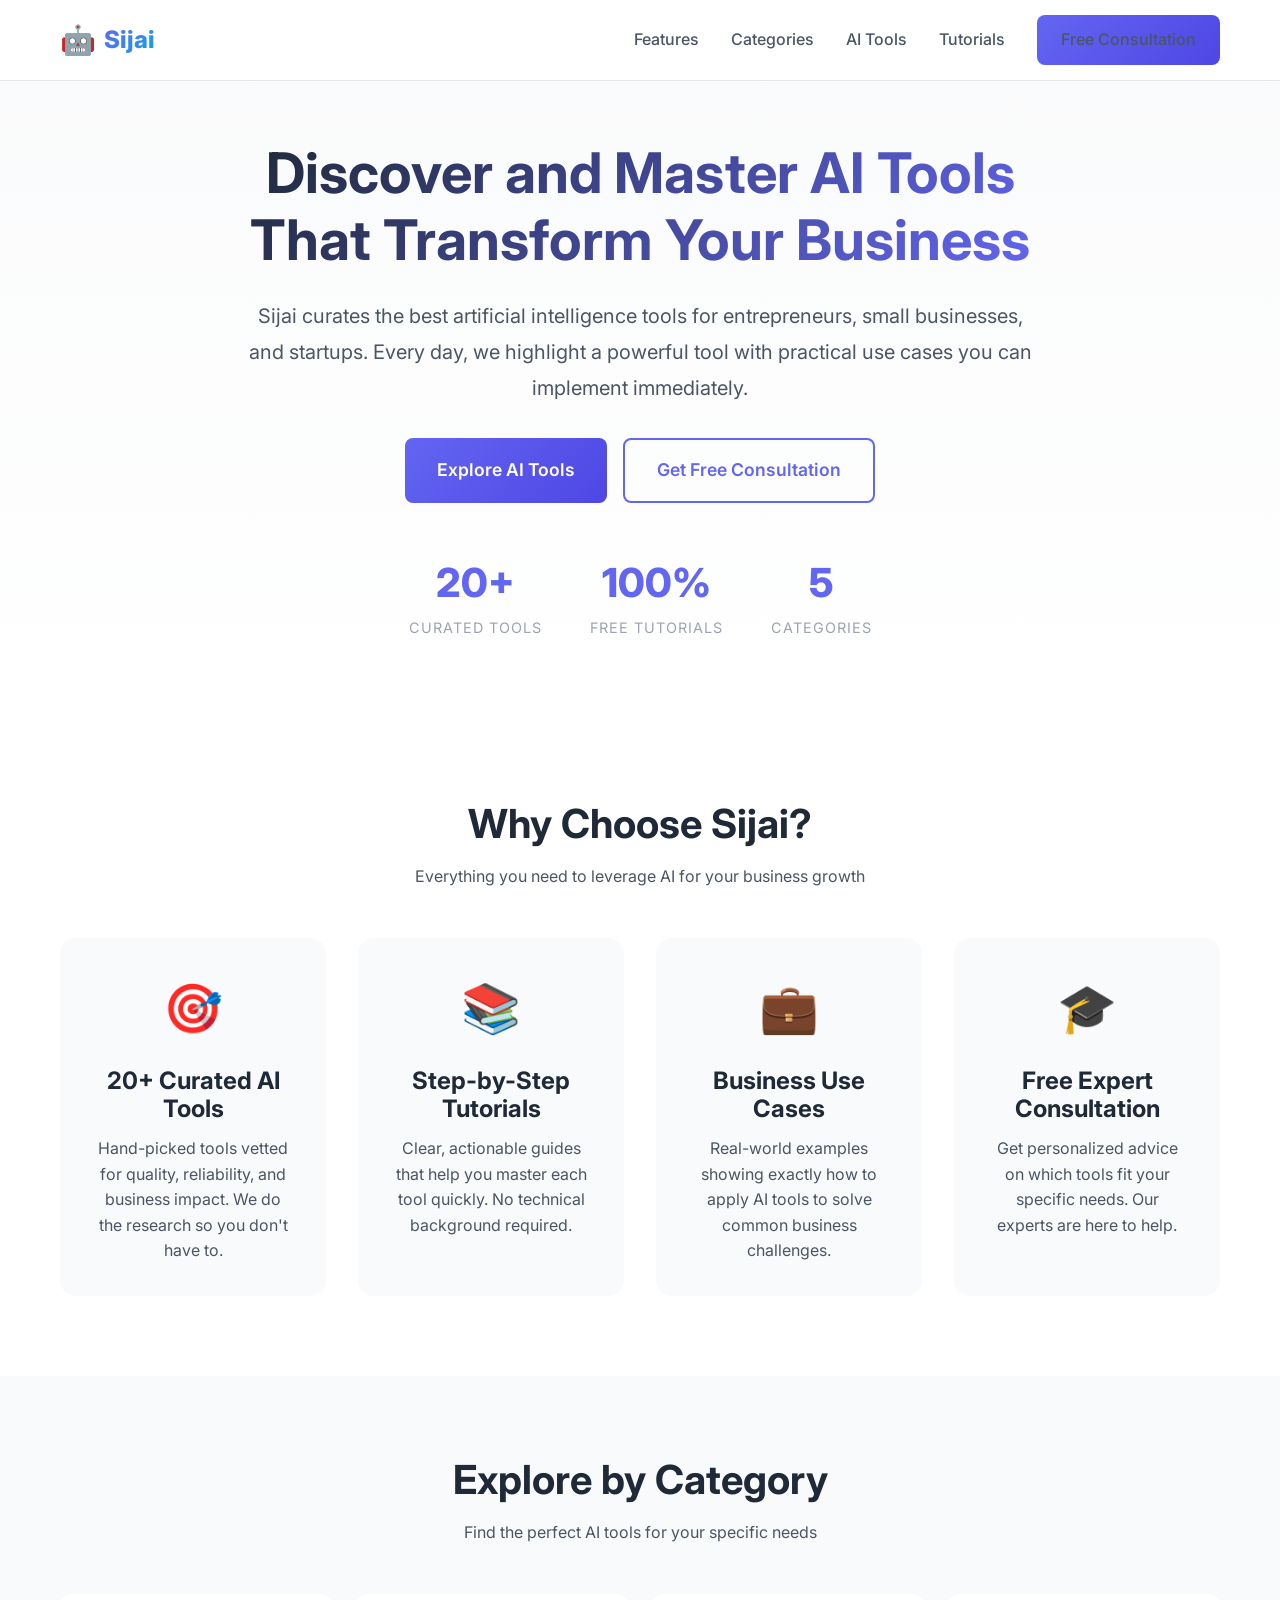
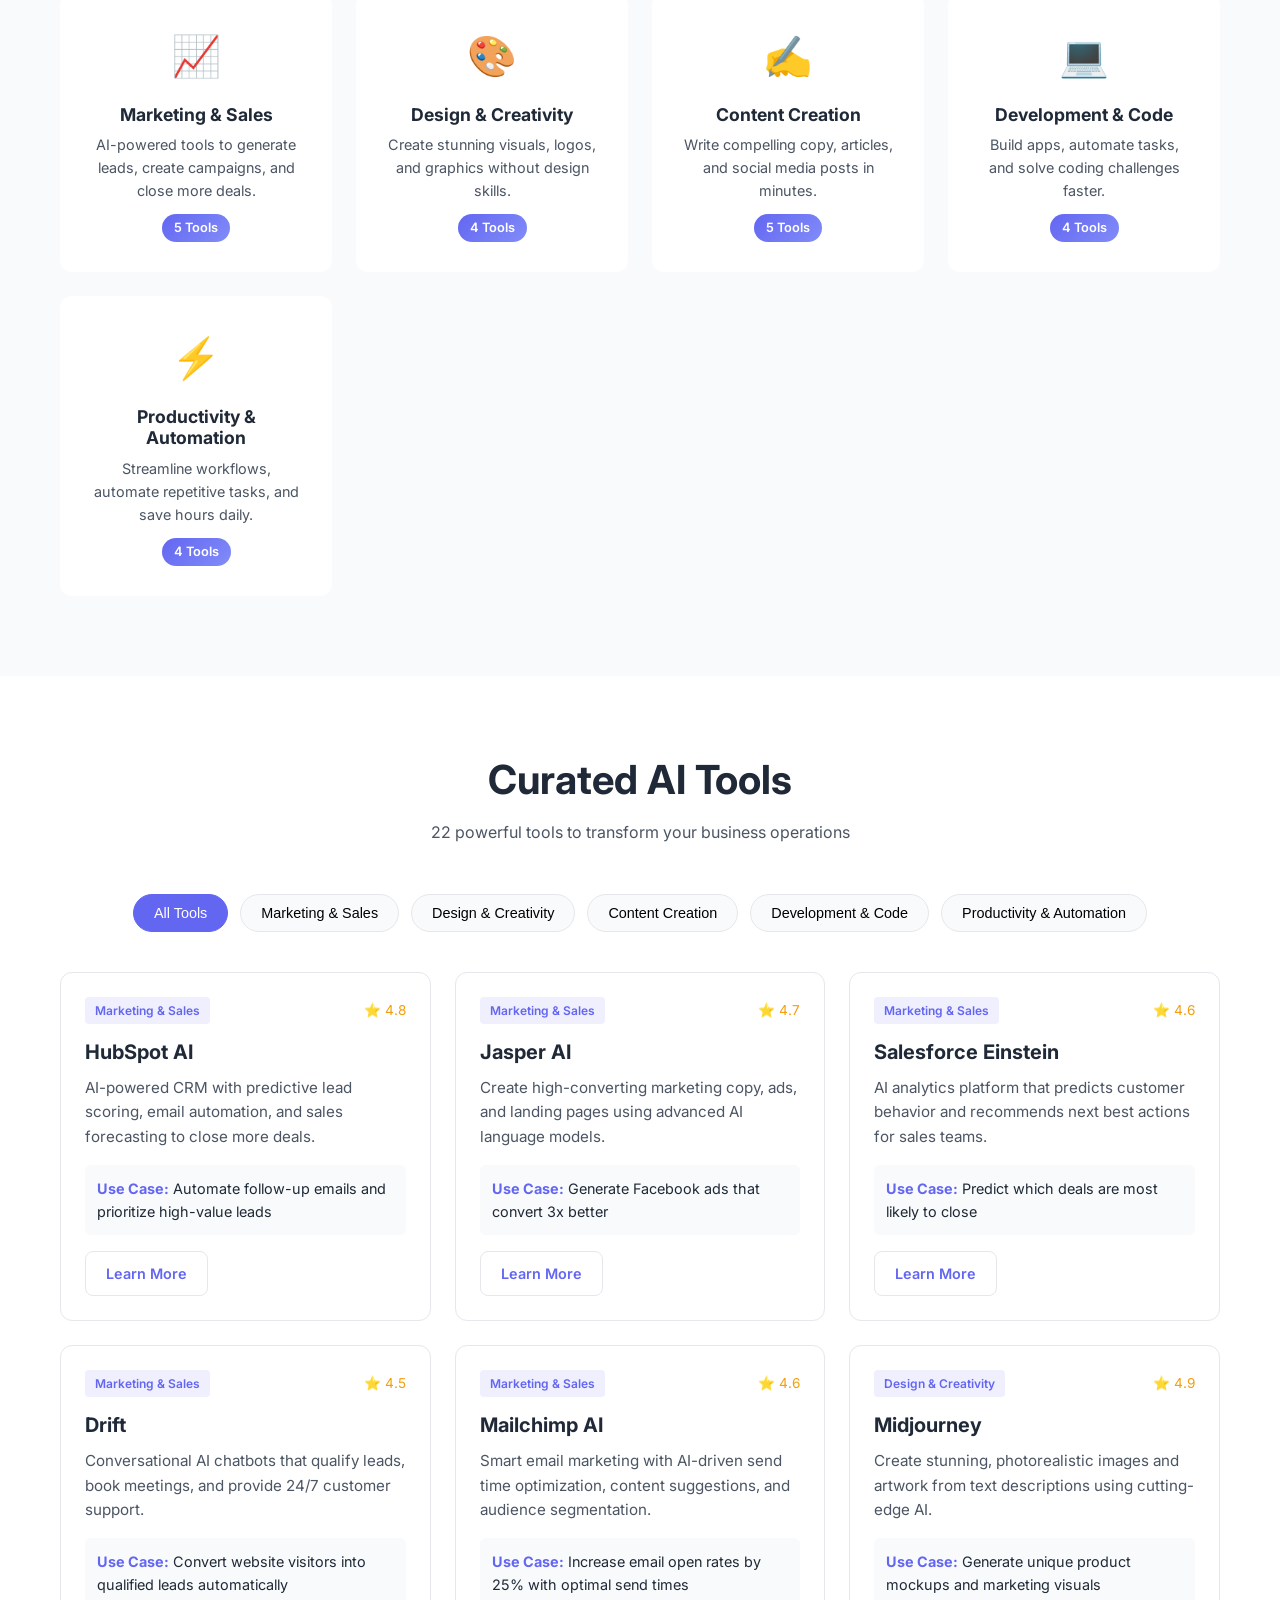
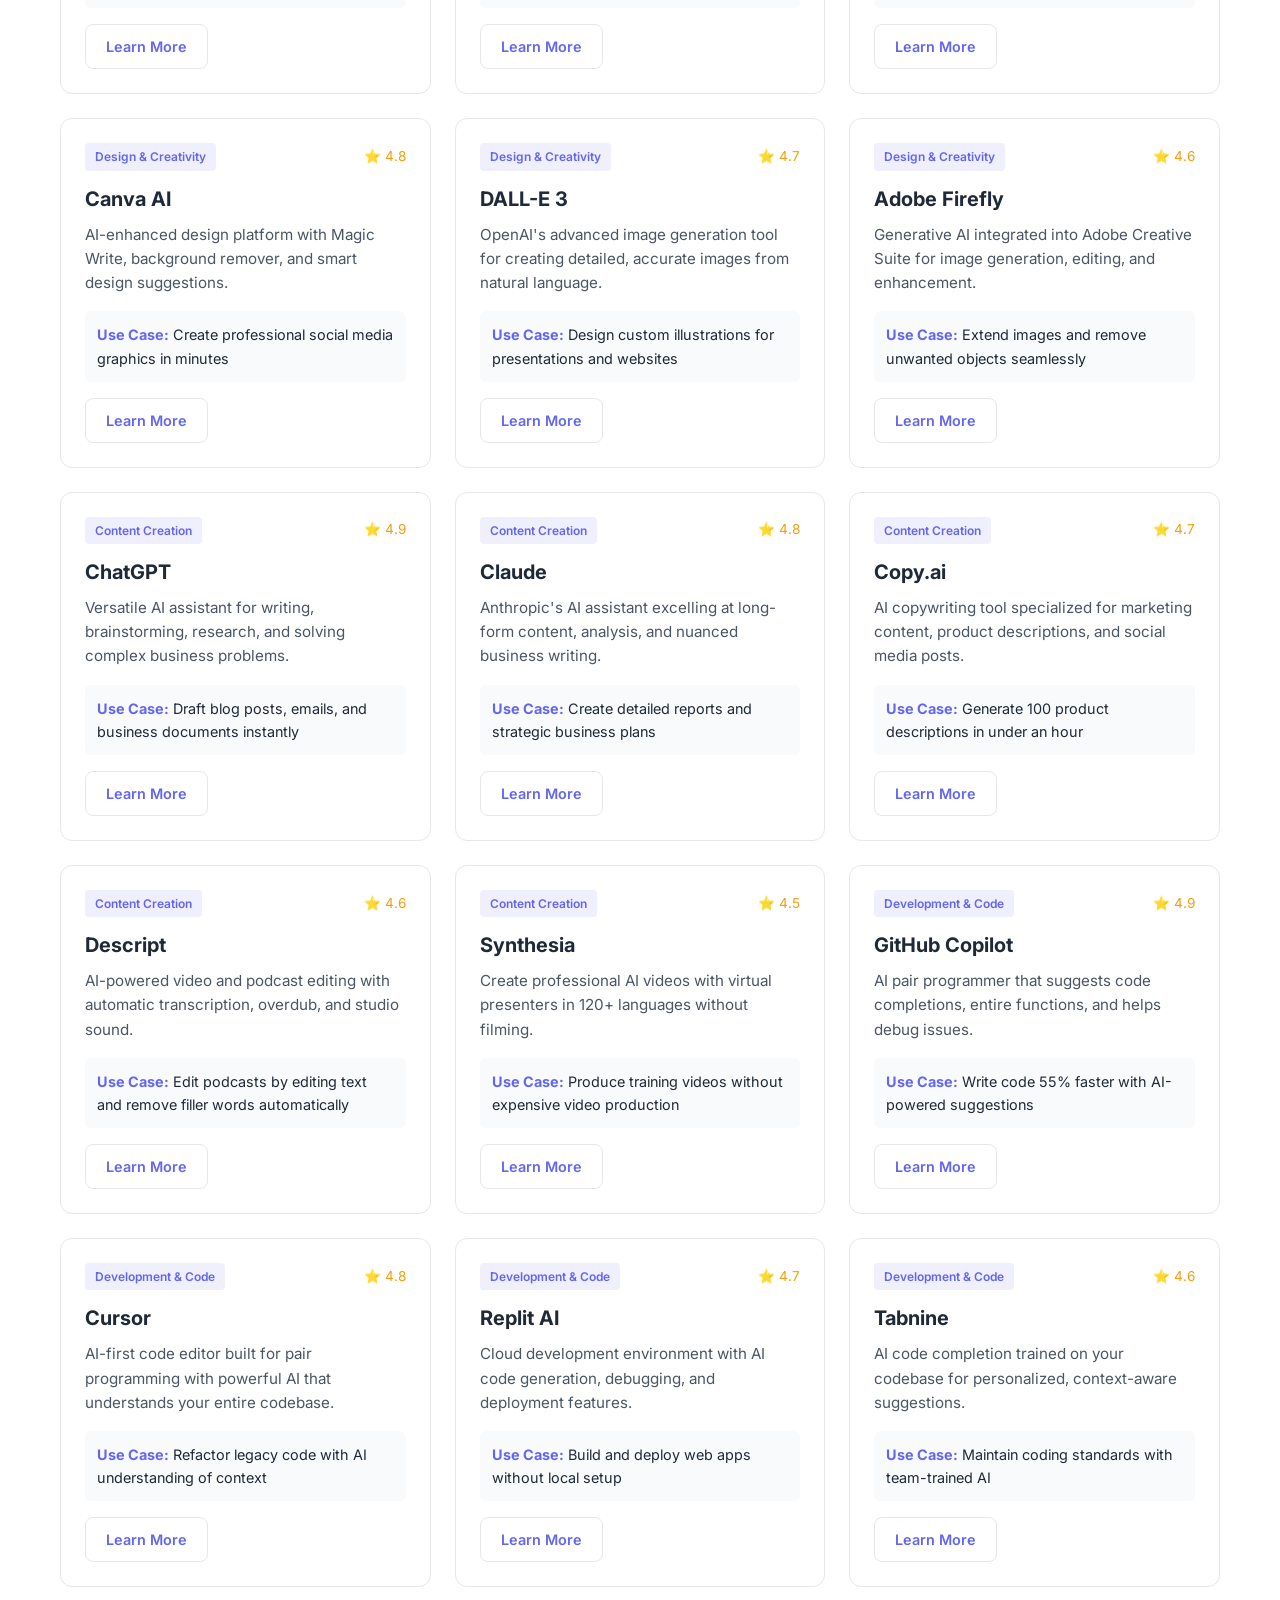
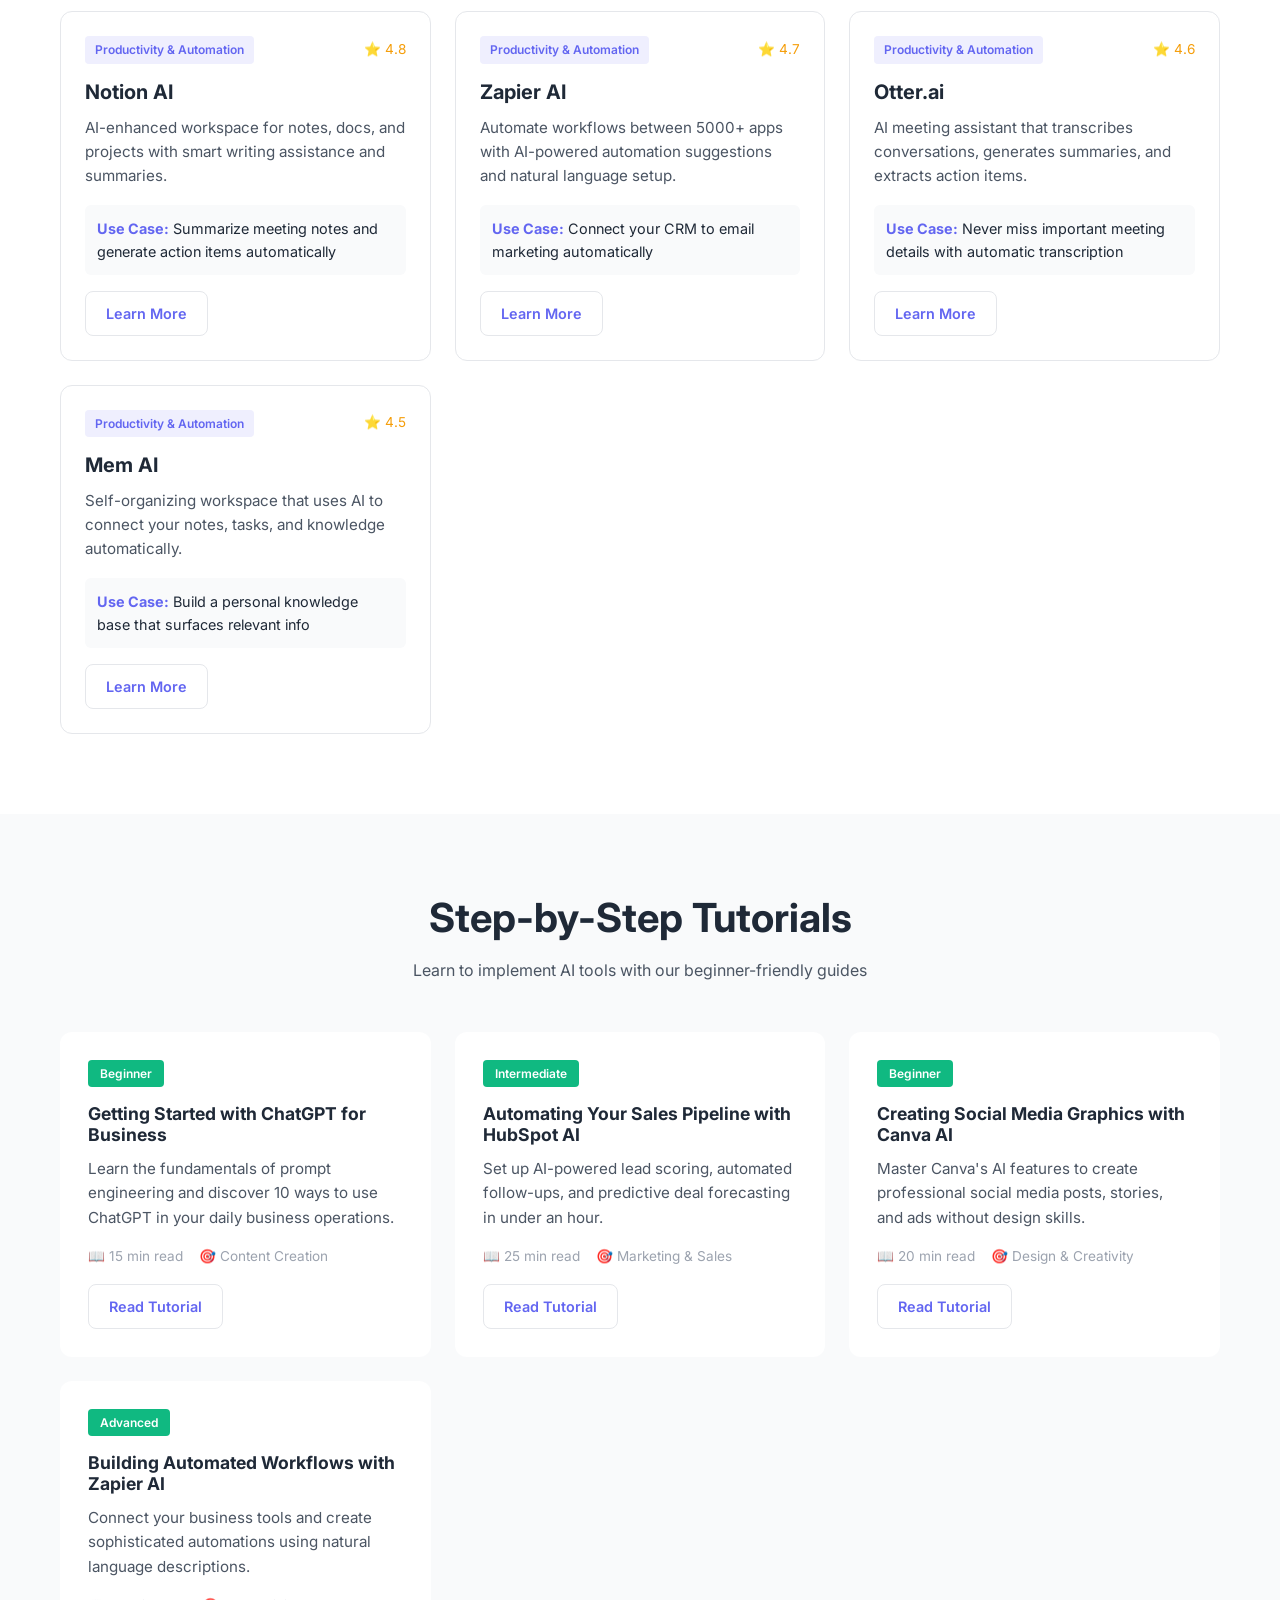
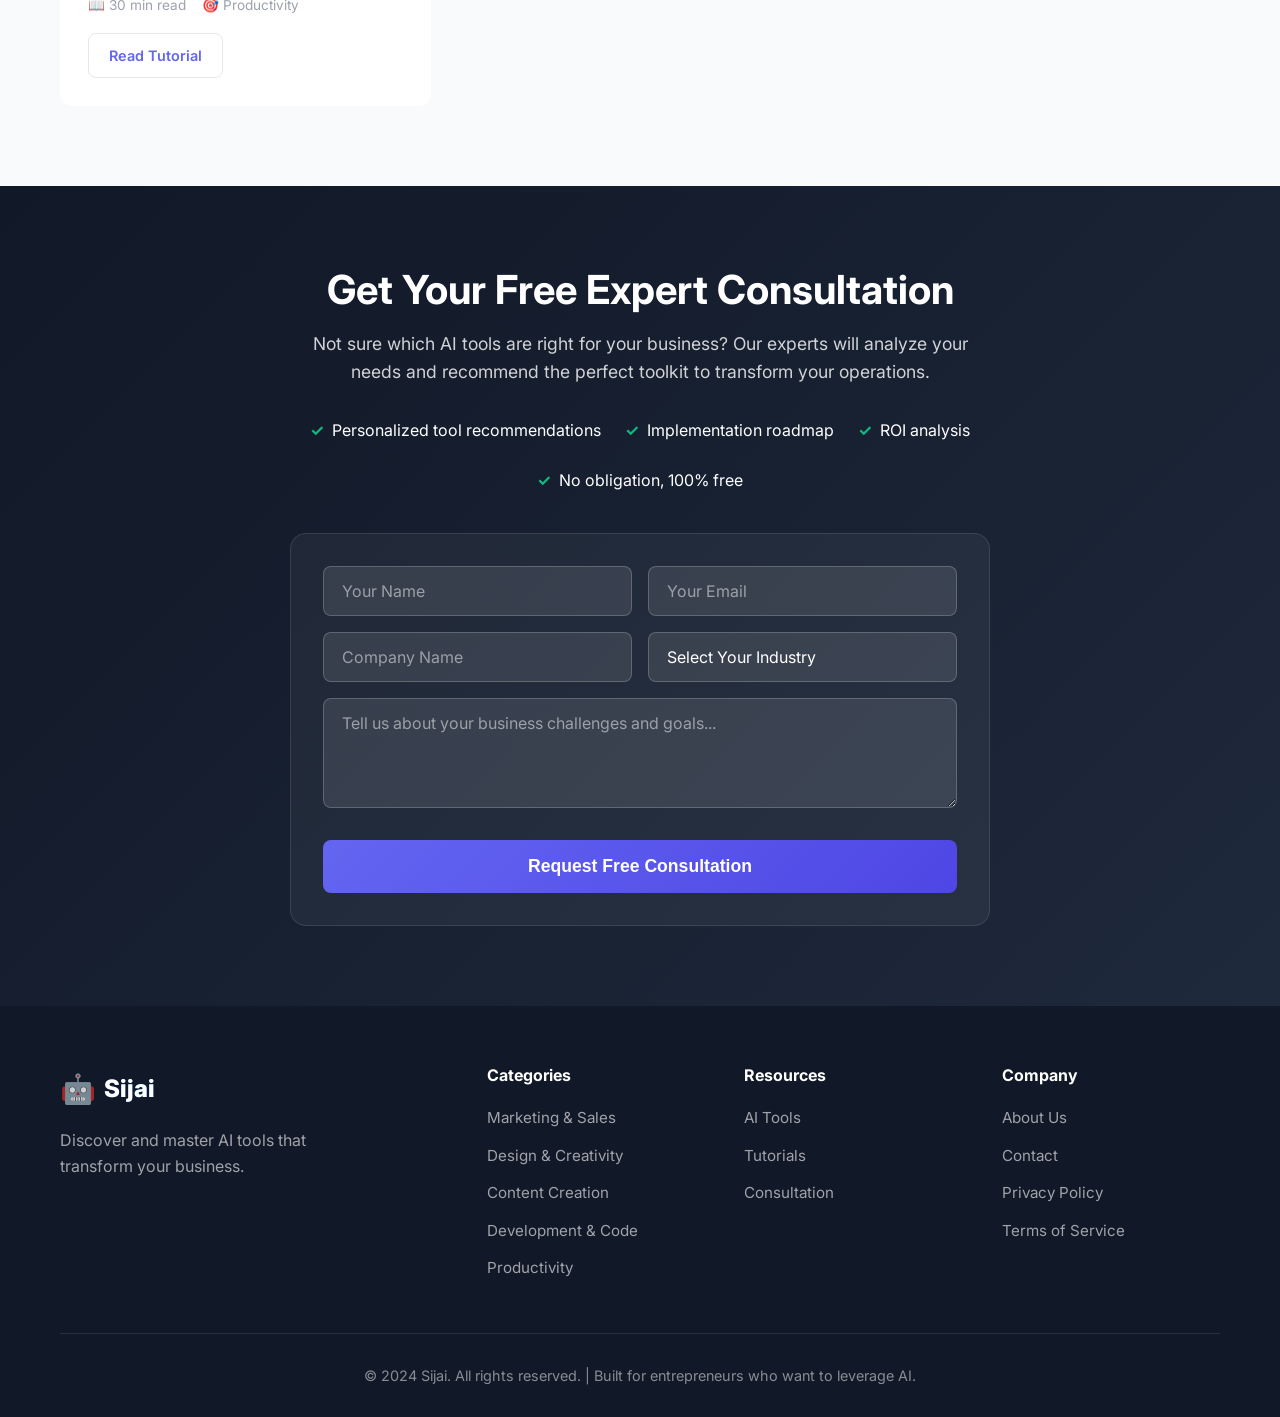
<file: index.html>
<!DOCTYPE html>
<html lang="en">
<head>
    <meta charset="UTF-8">
    <meta name="viewport" content="width=device-width, initial-scale=1.0">
    <meta name="description" content="Sijai - Discover and master AI tools that transform your business. Curated AI tools for entrepreneurs, small businesses, and startups.">
    <meta name="keywords" content="AI tools, artificial intelligence, business tools, entrepreneurs, startups, automation, productivity">
    <title>Sijai - AI Tools for Business Transformation</title>
    <link rel="stylesheet" href="css/style.css">
    <link rel="preconnect" href="https://fonts.googleapis.com">
    <link rel="preconnect" href="https://fonts.gstatic.com" crossorigin>
    <link href="https://fonts.googleapis.com/css2?family=Inter:wght@300;400;500;600;700;800&display=swap" rel="stylesheet">
</head>
<body>
    <!-- Navigation -->
    <nav class="navbar">
        <div class="container">
            <a href="#" class="logo">
                <span class="logo-icon">🤖</span>
                <span class="logo-text">Sijai</span>
            </a>
            <button class="mobile-menu-btn" aria-label="Toggle menu">
                <span></span>
                <span></span>
                <span></span>
            </button>
            <ul class="nav-links">
                <li><a href="#features">Features</a></li>
                <li><a href="#categories">Categories</a></li>
                <li><a href="#tools">AI Tools</a></li>
                <li><a href="#tutorials">Tutorials</a></li>
                <li><a href="#consultation" class="btn btn-primary">Free Consultation</a></li>
            </ul>
        </div>
    </nav>

    <!-- Hero Section -->
    <header class="hero">
        <div class="container">
            <div class="hero-content">
                <h1>Discover and Master AI Tools That Transform Your Business</h1>
                <p class="hero-subtitle">Sijai curates the best artificial intelligence tools for entrepreneurs, small businesses, and startups. Every day, we highlight a powerful tool with practical use cases you can implement immediately.</p>
                <div class="hero-cta">
                    <a href="#tools" class="btn btn-primary btn-large">Explore AI Tools</a>
                    <a href="#consultation" class="btn btn-secondary btn-large">Get Free Consultation</a>
                </div>
                <div class="hero-stats">
                    <div class="stat">
                        <span class="stat-number">20+</span>
                        <span class="stat-label">Curated Tools</span>
                    </div>
                    <div class="stat">
                        <span class="stat-number">100%</span>
                        <span class="stat-label">Free Tutorials</span>
                    </div>
                    <div class="stat">
                        <span class="stat-number">5</span>
                        <span class="stat-label">Categories</span>
                    </div>
                </div>
            </div>
        </div>
    </header>

    <!-- Features Section -->
    <section id="features" class="features">
        <div class="container">
            <h2 class="section-title">Why Choose Sijai?</h2>
            <p class="section-subtitle">Everything you need to leverage AI for your business growth</p>
            <div class="features-grid">
                <div class="feature-card">
                    <div class="feature-icon">🎯</div>
                    <h3>20+ Curated AI Tools</h3>
                    <p>Hand-picked tools vetted for quality, reliability, and business impact. We do the research so you don't have to.</p>
                </div>
                <div class="feature-card">
                    <div class="feature-icon">📚</div>
                    <h3>Step-by-Step Tutorials</h3>
                    <p>Clear, actionable guides that help you master each tool quickly. No technical background required.</p>
                </div>
                <div class="feature-card">
                    <div class="feature-icon">💼</div>
                    <h3>Business Use Cases</h3>
                    <p>Real-world examples showing exactly how to apply AI tools to solve common business challenges.</p>
                </div>
                <div class="feature-card">
                    <div class="feature-icon">🎓</div>
                    <h3>Free Expert Consultation</h3>
                    <p>Get personalized advice on which tools fit your specific needs. Our experts are here to help.</p>
                </div>
            </div>
        </div>
    </section>

    <!-- Categories Section -->
    <section id="categories" class="categories">
        <div class="container">
            <h2 class="section-title">Explore by Category</h2>
            <p class="section-subtitle">Find the perfect AI tools for your specific needs</p>
            <div class="categories-grid">
                <div class="category-card" data-category="marketing">
                    <div class="category-icon">📈</div>
                    <h3>Marketing & Sales</h3>
                    <p>AI-powered tools to generate leads, create campaigns, and close more deals.</p>
                    <span class="tool-count">5 Tools</span>
                </div>
                <div class="category-card" data-category="design">
                    <div class="category-icon">🎨</div>
                    <h3>Design & Creativity</h3>
                    <p>Create stunning visuals, logos, and graphics without design skills.</p>
                    <span class="tool-count">4 Tools</span>
                </div>
                <div class="category-card" data-category="content">
                    <div class="category-icon">✍️</div>
                    <h3>Content Creation</h3>
                    <p>Write compelling copy, articles, and social media posts in minutes.</p>
                    <span class="tool-count">5 Tools</span>
                </div>
                <div class="category-card" data-category="development">
                    <div class="category-icon">💻</div>
                    <h3>Development & Code</h3>
                    <p>Build apps, automate tasks, and solve coding challenges faster.</p>
                    <span class="tool-count">4 Tools</span>
                </div>
                <div class="category-card" data-category="productivity">
                    <div class="category-icon">⚡</div>
                    <h3>Productivity & Automation</h3>
                    <p>Streamline workflows, automate repetitive tasks, and save hours daily.</p>
                    <span class="tool-count">4 Tools</span>
                </div>
            </div>
        </div>
    </section>

    <!-- AI Tools Section -->
    <section id="tools" class="tools">
        <div class="container">
            <h2 class="section-title">Curated AI Tools</h2>
            <p class="section-subtitle">22 powerful tools to transform your business operations</p>
            
            <!-- Filter Buttons -->
            <div class="filter-buttons">
                <button class="filter-btn active" data-filter="all">All Tools</button>
                <button class="filter-btn" data-filter="marketing">Marketing & Sales</button>
                <button class="filter-btn" data-filter="design">Design & Creativity</button>
                <button class="filter-btn" data-filter="content">Content Creation</button>
                <button class="filter-btn" data-filter="development">Development & Code</button>
                <button class="filter-btn" data-filter="productivity">Productivity & Automation</button>
            </div>

            <div class="tools-grid">
                <!-- Marketing & Sales Tools -->
                <div class="tool-card" data-category="marketing">
                    <div class="tool-header">
                        <span class="tool-badge">Marketing & Sales</span>
                        <span class="tool-rating">⭐ 4.8</span>
                    </div>
                    <h3 class="tool-name" id="hubspot-ai">HubSpot AI</h3>
                    <p class="tool-description">AI-powered CRM with predictive lead scoring, email automation, and sales forecasting to close more deals.</p>
                    <div class="tool-use-case">
                        <strong>Use Case:</strong> Automate follow-up emails and prioritize high-value leads
                    </div>
                    <a href="#" class="btn btn-outline" aria-label="Learn more about HubSpot AI">Learn More</a>
                </div>

                <div class="tool-card" data-category="marketing">
                    <div class="tool-header">
                        <span class="tool-badge">Marketing & Sales</span>
                        <span class="tool-rating">⭐ 4.7</span>
                    </div>
                    <h3 class="tool-name" id="jasper-ai">Jasper AI</h3>
                    <p class="tool-description">Create high-converting marketing copy, ads, and landing pages using advanced AI language models.</p>
                    <div class="tool-use-case">
                        <strong>Use Case:</strong> Generate Facebook ads that convert 3x better
                    </div>
                    <a href="#" class="btn btn-outline" aria-label="Learn more about Jasper AI">Learn More</a>
                </div>

                <div class="tool-card" data-category="marketing">
                    <div class="tool-header">
                        <span class="tool-badge">Marketing & Sales</span>
                        <span class="tool-rating">⭐ 4.6</span>
                    </div>
                    <h3 class="tool-name" id="salesforce-einstein">Salesforce Einstein</h3>
                    <p class="tool-description">AI analytics platform that predicts customer behavior and recommends next best actions for sales teams.</p>
                    <div class="tool-use-case">
                        <strong>Use Case:</strong> Predict which deals are most likely to close
                    </div>
                    <a href="#" class="btn btn-outline" aria-label="Learn more about Salesforce Einstein">Learn More</a>
                </div>

                <div class="tool-card" data-category="marketing">
                    <div class="tool-header">
                        <span class="tool-badge">Marketing & Sales</span>
                        <span class="tool-rating">⭐ 4.5</span>
                    </div>
                    <h3 class="tool-name" id="drift">Drift</h3>
                    <p class="tool-description">Conversational AI chatbots that qualify leads, book meetings, and provide 24/7 customer support.</p>
                    <div class="tool-use-case">
                        <strong>Use Case:</strong> Convert website visitors into qualified leads automatically
                    </div>
                    <a href="#" class="btn btn-outline" aria-label="Learn more about Drift">Learn More</a>
                </div>

                <div class="tool-card" data-category="marketing">
                    <div class="tool-header">
                        <span class="tool-badge">Marketing & Sales</span>
                        <span class="tool-rating">⭐ 4.6</span>
                    </div>
                    <h3 class="tool-name" id="mailchimp-ai">Mailchimp AI</h3>
                    <p class="tool-description">Smart email marketing with AI-driven send time optimization, content suggestions, and audience segmentation.</p>
                    <div class="tool-use-case">
                        <strong>Use Case:</strong> Increase email open rates by 25% with optimal send times
                    </div>
                    <a href="#" class="btn btn-outline" aria-label="Learn more about Mailchimp AI">Learn More</a>
                </div>

                <!-- Design & Creativity Tools -->
                <div class="tool-card" data-category="design">
                    <div class="tool-header">
                        <span class="tool-badge">Design & Creativity</span>
                        <span class="tool-rating">⭐ 4.9</span>
                    </div>
                    <h3 class="tool-name" id="midjourney">Midjourney</h3>
                    <p class="tool-description">Create stunning, photorealistic images and artwork from text descriptions using cutting-edge AI.</p>
                    <div class="tool-use-case">
                        <strong>Use Case:</strong> Generate unique product mockups and marketing visuals
                    </div>
                    <a href="#" class="btn btn-outline" aria-label="Learn more about Midjourney">Learn More</a>
                </div>

                <div class="tool-card" data-category="design">
                    <div class="tool-header">
                        <span class="tool-badge">Design & Creativity</span>
                        <span class="tool-rating">⭐ 4.8</span>
                    </div>
                    <h3 class="tool-name" id="canva-ai">Canva AI</h3>
                    <p class="tool-description">AI-enhanced design platform with Magic Write, background remover, and smart design suggestions.</p>
                    <div class="tool-use-case">
                        <strong>Use Case:</strong> Create professional social media graphics in minutes
                    </div>
                    <a href="#" class="btn btn-outline" aria-label="Learn more about Canva AI">Learn More</a>
                </div>

                <div class="tool-card" data-category="design">
                    <div class="tool-header">
                        <span class="tool-badge">Design & Creativity</span>
                        <span class="tool-rating">⭐ 4.7</span>
                    </div>
                    <h3 class="tool-name" id="dall-e-3">DALL-E 3</h3>
                    <p class="tool-description">OpenAI's advanced image generation tool for creating detailed, accurate images from natural language.</p>
                    <div class="tool-use-case">
                        <strong>Use Case:</strong> Design custom illustrations for presentations and websites
                    </div>
                    <a href="#" class="btn btn-outline" aria-label="Learn more about DALL-E 3">Learn More</a>
                </div>

                <div class="tool-card" data-category="design">
                    <div class="tool-header">
                        <span class="tool-badge">Design & Creativity</span>
                        <span class="tool-rating">⭐ 4.6</span>
                    </div>
                    <h3 class="tool-name" id="adobe-firefly">Adobe Firefly</h3>
                    <p class="tool-description">Generative AI integrated into Adobe Creative Suite for image generation, editing, and enhancement.</p>
                    <div class="tool-use-case">
                        <strong>Use Case:</strong> Extend images and remove unwanted objects seamlessly
                    </div>
                    <a href="#" class="btn btn-outline" aria-label="Learn more about Adobe Firefly">Learn More</a>
                </div>

                <!-- Content Creation Tools -->
                <div class="tool-card" data-category="content">
                    <div class="tool-header">
                        <span class="tool-badge">Content Creation</span>
                        <span class="tool-rating">⭐ 4.9</span>
                    </div>
                    <h3 class="tool-name" id="chatgpt">ChatGPT</h3>
                    <p class="tool-description">Versatile AI assistant for writing, brainstorming, research, and solving complex business problems.</p>
                    <div class="tool-use-case">
                        <strong>Use Case:</strong> Draft blog posts, emails, and business documents instantly
                    </div>
                    <a href="#" class="btn btn-outline" aria-label="Learn more about ChatGPT">Learn More</a>
                </div>

                <div class="tool-card" data-category="content">
                    <div class="tool-header">
                        <span class="tool-badge">Content Creation</span>
                        <span class="tool-rating">⭐ 4.8</span>
                    </div>
                    <h3 class="tool-name" id="claude">Claude</h3>
                    <p class="tool-description">Anthropic's AI assistant excelling at long-form content, analysis, and nuanced business writing.</p>
                    <div class="tool-use-case">
                        <strong>Use Case:</strong> Create detailed reports and strategic business plans
                    </div>
                    <a href="#" class="btn btn-outline" aria-label="Learn more about Claude">Learn More</a>
                </div>

                <div class="tool-card" data-category="content">
                    <div class="tool-header">
                        <span class="tool-badge">Content Creation</span>
                        <span class="tool-rating">⭐ 4.7</span>
                    </div>
                    <h3 class="tool-name" id="copy-ai">Copy.ai</h3>
                    <p class="tool-description">AI copywriting tool specialized for marketing content, product descriptions, and social media posts.</p>
                    <div class="tool-use-case">
                        <strong>Use Case:</strong> Generate 100 product descriptions in under an hour
                    </div>
                    <a href="#" class="btn btn-outline" aria-label="Learn more about Copy.ai">Learn More</a>
                </div>

                <div class="tool-card" data-category="content">
                    <div class="tool-header">
                        <span class="tool-badge">Content Creation</span>
                        <span class="tool-rating">⭐ 4.6</span>
                    </div>
                    <h3 class="tool-name" id="descript">Descript</h3>
                    <p class="tool-description">AI-powered video and podcast editing with automatic transcription, overdub, and studio sound.</p>
                    <div class="tool-use-case">
                        <strong>Use Case:</strong> Edit podcasts by editing text and remove filler words automatically
                    </div>
                    <a href="#" class="btn btn-outline" aria-label="Learn more about Descript">Learn More</a>
                </div>

                <div class="tool-card" data-category="content">
                    <div class="tool-header">
                        <span class="tool-badge">Content Creation</span>
                        <span class="tool-rating">⭐ 4.5</span>
                    </div>
                    <h3 class="tool-name" id="synthesia">Synthesia</h3>
                    <p class="tool-description">Create professional AI videos with virtual presenters in 120+ languages without filming.</p>
                    <div class="tool-use-case">
                        <strong>Use Case:</strong> Produce training videos without expensive video production
                    </div>
                    <a href="#" class="btn btn-outline" aria-label="Learn more about Synthesia">Learn More</a>
                </div>

                <!-- Development & Code Tools -->
                <div class="tool-card" data-category="development">
                    <div class="tool-header">
                        <span class="tool-badge">Development & Code</span>
                        <span class="tool-rating">⭐ 4.9</span>
                    </div>
                    <h3 class="tool-name" id="github-copilot">GitHub Copilot</h3>
                    <p class="tool-description">AI pair programmer that suggests code completions, entire functions, and helps debug issues.</p>
                    <div class="tool-use-case">
                        <strong>Use Case:</strong> Write code 55% faster with AI-powered suggestions
                    </div>
                    <a href="#" class="btn btn-outline" aria-label="Learn more about GitHub Copilot">Learn More</a>
                </div>

                <div class="tool-card" data-category="development">
                    <div class="tool-header">
                        <span class="tool-badge">Development & Code</span>
                        <span class="tool-rating">⭐ 4.8</span>
                    </div>
                    <h3 class="tool-name" id="cursor">Cursor</h3>
                    <p class="tool-description">AI-first code editor built for pair programming with powerful AI that understands your entire codebase.</p>
                    <div class="tool-use-case">
                        <strong>Use Case:</strong> Refactor legacy code with AI understanding of context
                    </div>
                    <a href="#" class="btn btn-outline" aria-label="Learn more about Cursor">Learn More</a>
                </div>

                <div class="tool-card" data-category="development">
                    <div class="tool-header">
                        <span class="tool-badge">Development & Code</span>
                        <span class="tool-rating">⭐ 4.7</span>
                    </div>
                    <h3 class="tool-name" id="replit-ai">Replit AI</h3>
                    <p class="tool-description">Cloud development environment with AI code generation, debugging, and deployment features.</p>
                    <div class="tool-use-case">
                        <strong>Use Case:</strong> Build and deploy web apps without local setup
                    </div>
                    <a href="#" class="btn btn-outline" aria-label="Learn more about Replit AI">Learn More</a>
                </div>

                <div class="tool-card" data-category="development">
                    <div class="tool-header">
                        <span class="tool-badge">Development & Code</span>
                        <span class="tool-rating">⭐ 4.6</span>
                    </div>
                    <h3 class="tool-name" id="tabnine">Tabnine</h3>
                    <p class="tool-description">AI code completion trained on your codebase for personalized, context-aware suggestions.</p>
                    <div class="tool-use-case">
                        <strong>Use Case:</strong> Maintain coding standards with team-trained AI
                    </div>
                    <a href="#" class="btn btn-outline" aria-label="Learn more about Tabnine">Learn More</a>
                </div>

                <!-- Productivity & Automation Tools -->
                <div class="tool-card" data-category="productivity">
                    <div class="tool-header">
                        <span class="tool-badge">Productivity & Automation</span>
                        <span class="tool-rating">⭐ 4.8</span>
                    </div>
                    <h3 class="tool-name" id="notion-ai">Notion AI</h3>
                    <p class="tool-description">AI-enhanced workspace for notes, docs, and projects with smart writing assistance and summaries.</p>
                    <div class="tool-use-case">
                        <strong>Use Case:</strong> Summarize meeting notes and generate action items automatically
                    </div>
                    <a href="#" class="btn btn-outline" aria-label="Learn more about Notion AI">Learn More</a>
                </div>

                <div class="tool-card" data-category="productivity">
                    <div class="tool-header">
                        <span class="tool-badge">Productivity & Automation</span>
                        <span class="tool-rating">⭐ 4.7</span>
                    </div>
                    <h3 class="tool-name" id="zapier-ai">Zapier AI</h3>
                    <p class="tool-description">Automate workflows between 5000+ apps with AI-powered automation suggestions and natural language setup.</p>
                    <div class="tool-use-case">
                        <strong>Use Case:</strong> Connect your CRM to email marketing automatically
                    </div>
                    <a href="#" class="btn btn-outline" aria-label="Learn more about Zapier AI">Learn More</a>
                </div>

                <div class="tool-card" data-category="productivity">
                    <div class="tool-header">
                        <span class="tool-badge">Productivity & Automation</span>
                        <span class="tool-rating">⭐ 4.6</span>
                    </div>
                    <h3 class="tool-name" id="otter-ai">Otter.ai</h3>
                    <p class="tool-description">AI meeting assistant that transcribes conversations, generates summaries, and extracts action items.</p>
                    <div class="tool-use-case">
                        <strong>Use Case:</strong> Never miss important meeting details with automatic transcription
                    </div>
                    <a href="#" class="btn btn-outline" aria-label="Learn more about Otter.ai">Learn More</a>
                </div>

                <div class="tool-card" data-category="productivity">
                    <div class="tool-header">
                        <span class="tool-badge">Productivity & Automation</span>
                        <span class="tool-rating">⭐ 4.5</span>
                    </div>
                    <h3 class="tool-name" id="mem-ai">Mem AI</h3>
                    <p class="tool-description">Self-organizing workspace that uses AI to connect your notes, tasks, and knowledge automatically.</p>
                    <div class="tool-use-case">
                        <strong>Use Case:</strong> Build a personal knowledge base that surfaces relevant info
                    </div>
                    <a href="#" class="btn btn-outline" aria-label="Learn more about Mem AI">Learn More</a>
                </div>
            </div>
        </div>
    </section>

    <!-- Tutorials Section -->
    <section id="tutorials" class="tutorials">
        <div class="container">
            <h2 class="section-title">Step-by-Step Tutorials</h2>
            <p class="section-subtitle">Learn to implement AI tools with our beginner-friendly guides</p>
            <div class="tutorials-grid">
                <div class="tutorial-card">
                    <div class="tutorial-badge">Beginner</div>
                    <h3>Getting Started with ChatGPT for Business</h3>
                    <p>Learn the fundamentals of prompt engineering and discover 10 ways to use ChatGPT in your daily business operations.</p>
                    <div class="tutorial-meta">
                        <span>📖 15 min read</span>
                        <span>🎯 Content Creation</span>
                    </div>
                    <a href="#" class="btn btn-outline" aria-label="Read tutorial: Getting Started with ChatGPT for Business">Read Tutorial</a>
                </div>
                <div class="tutorial-card">
                    <div class="tutorial-badge">Intermediate</div>
                    <h3>Automating Your Sales Pipeline with HubSpot AI</h3>
                    <p>Set up AI-powered lead scoring, automated follow-ups, and predictive deal forecasting in under an hour.</p>
                    <div class="tutorial-meta">
                        <span>📖 25 min read</span>
                        <span>🎯 Marketing & Sales</span>
                    </div>
                    <a href="#" class="btn btn-outline" aria-label="Read tutorial: Automating Your Sales Pipeline with HubSpot AI">Read Tutorial</a>
                </div>
                <div class="tutorial-card">
                    <div class="tutorial-badge">Beginner</div>
                    <h3>Creating Social Media Graphics with Canva AI</h3>
                    <p>Master Canva's AI features to create professional social media posts, stories, and ads without design skills.</p>
                    <div class="tutorial-meta">
                        <span>📖 20 min read</span>
                        <span>🎯 Design & Creativity</span>
                    </div>
                    <a href="#" class="btn btn-outline" aria-label="Read tutorial: Creating Social Media Graphics with Canva AI">Read Tutorial</a>
                </div>
                <div class="tutorial-card">
                    <div class="tutorial-badge">Advanced</div>
                    <h3>Building Automated Workflows with Zapier AI</h3>
                    <p>Connect your business tools and create sophisticated automations using natural language descriptions.</p>
                    <div class="tutorial-meta">
                        <span>📖 30 min read</span>
                        <span>🎯 Productivity</span>
                    </div>
                    <a href="#" class="btn btn-outline" aria-label="Read tutorial: Building Automated Workflows with Zapier AI">Read Tutorial</a>
                </div>
            </div>
        </div>
    </section>

    <!-- Consultation Section -->
    <section id="consultation" class="consultation">
        <div class="container">
            <div class="consultation-content">
                <h2>Get Your Free Expert Consultation</h2>
                <p>Not sure which AI tools are right for your business? Our experts will analyze your needs and recommend the perfect toolkit to transform your operations.</p>
                <div class="consultation-features">
                    <div class="consultation-feature">
                        <span class="feature-check">✓</span>
                        <span>Personalized tool recommendations</span>
                    </div>
                    <div class="consultation-feature">
                        <span class="feature-check">✓</span>
                        <span>Implementation roadmap</span>
                    </div>
                    <div class="consultation-feature">
                        <span class="feature-check">✓</span>
                        <span>ROI analysis</span>
                    </div>
                    <div class="consultation-feature">
                        <span class="feature-check">✓</span>
                        <span>No obligation, 100% free</span>
                    </div>
                </div>
                <form class="consultation-form" id="consultationForm">
                    <div class="form-row">
                        <div class="form-group">
                            <label for="name" class="visually-hidden">Your Name</label>
                            <input type="text" id="name" name="name" placeholder="Your Name" aria-label="Your Name" required>
                        </div>
                        <div class="form-group">
                            <label for="email" class="visually-hidden">Your Email</label>
                            <input type="email" id="email" name="email" placeholder="Your Email" aria-label="Your Email" required>
                        </div>
                    </div>
                    <div class="form-row">
                        <div class="form-group">
                            <label for="company" class="visually-hidden">Company Name</label>
                            <input type="text" id="company" name="company" placeholder="Company Name" aria-label="Company Name">
                        </div>
                        <div class="form-group">
                            <label for="industry" class="visually-hidden">Select Your Industry</label>
                            <select id="industry" name="industry" aria-label="Select Your Industry" required>
                                <option value="">Select Your Industry</option>
                                <option value="ecommerce">E-commerce</option>
                                <option value="saas">SaaS / Tech</option>
                                <option value="marketing">Marketing Agency</option>
                                <option value="consulting">Consulting</option>
                                <option value="retail">Retail</option>
                                <option value="healthcare">Healthcare</option>
                                <option value="finance">Finance</option>
                                <option value="other">Other</option>
                            </select>
                        </div>
                    </div>
                    <div class="form-group">
                        <label for="message" class="visually-hidden">Tell us about your business challenges and goals</label>
                        <textarea id="message" name="message" placeholder="Tell us about your business challenges and goals..." rows="4" aria-label="Tell us about your business challenges and goals" required></textarea>
                    </div>
                    <button type="submit" class="btn btn-primary btn-large">Request Free Consultation</button>
                </form>
            </div>
        </div>
    </section>

    <!-- Footer -->
    <footer class="footer">
        <div class="container">
            <div class="footer-content">
                <div class="footer-brand">
                    <a href="#" class="logo">
                        <span class="logo-icon">🤖</span>
                        <span class="logo-text">Sijai</span>
                    </a>
                    <p>Discover and master AI tools that transform your business.</p>
                </div>
                <div class="footer-links">
                    <div class="footer-column">
                        <h4>Categories</h4>
                        <ul>
                            <li><a href="#categories">Marketing & Sales</a></li>
                            <li><a href="#categories">Design & Creativity</a></li>
                            <li><a href="#categories">Content Creation</a></li>
                            <li><a href="#categories">Development & Code</a></li>
                            <li><a href="#categories">Productivity</a></li>
                        </ul>
                    </div>
                    <div class="footer-column">
                        <h4>Resources</h4>
                        <ul>
                            <li><a href="#tools">AI Tools</a></li>
                            <li><a href="#tutorials">Tutorials</a></li>
                            <li><a href="#consultation">Consultation</a></li>
                        </ul>
                    </div>
                    <div class="footer-column">
                        <h4>Company</h4>
                        <ul>
                            <li><a href="#">About Us</a></li>
                            <li><a href="#">Contact</a></li>
                            <li><a href="#">Privacy Policy</a></li>
                            <li><a href="#">Terms of Service</a></li>
                        </ul>
                    </div>
                </div>
            </div>
            <div class="footer-bottom">
                <p>&copy; 2024 Sijai. All rights reserved. | Built for entrepreneurs who want to leverage AI.</p>
            </div>
        </div>
    </footer>

    <script src="js/main.js"></script>
</body>
</html>
</file>
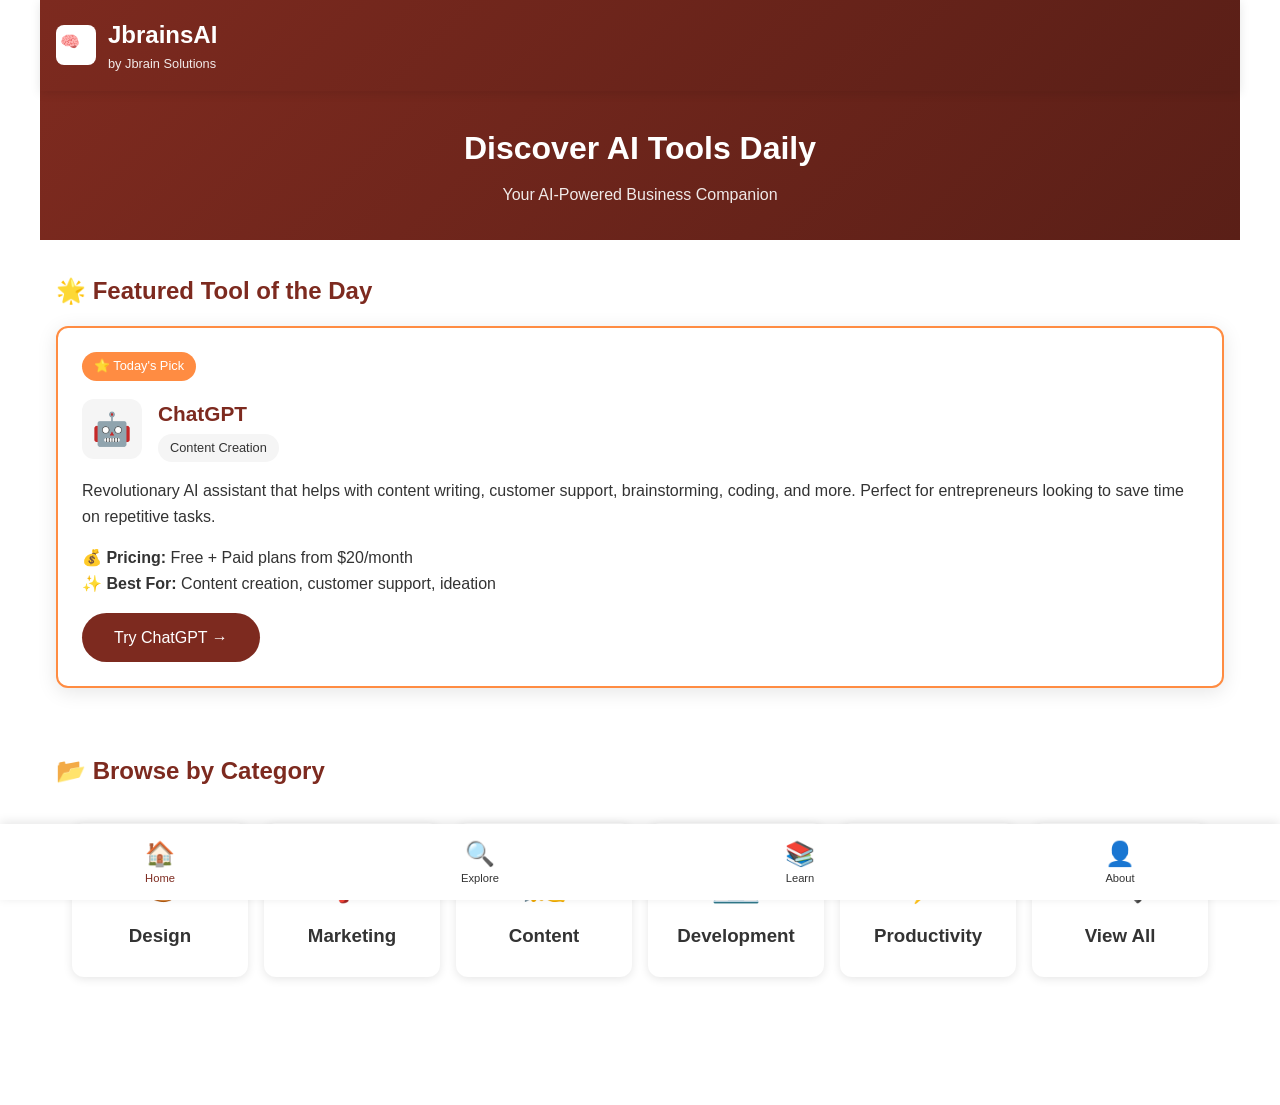
<file: sijai.html>
<!DOCTYPE html>
<html lang="en">
<head>
    <meta charset="UTF-8">
    <meta name="viewport" content="width=device-width, initial-scale=1.0">
    <title>JbrainsAI - Your AI-Powered Business Companion</title>
    <meta name="description" content="Discover and master AI tools that transform your business. Daily curated recommendations by Jbrain Solutions.">
    <link rel="manifest" href="manifest.json">
    <meta name="theme-color" content="#7D2A1F">
    <style>
        * {
            margin: 0;
            padding: 0;
            box-sizing: border-box;
        }

        :root {
            --primary: #7D2A1F;
            --secondary: #FF8C42;
            --background: #FFFFFF;
            --text: #333333;
            --light-bg: #F5F5F5;
            --border: #E0E0E0;
        }

        body {
            font-family: 'Segoe UI', Tahoma, Geneva, Verdana, sans-serif;
            color: var(--text);
            background: var(--background);
            line-height: 1.6;
        }

        .app-container {
            max-width: 1200px;
            margin: 0 auto;
            padding-bottom: 80px;
        }

        /* Header */
        .header {
            background: linear-gradient(135deg, var(--primary), #5A1F17);
            color: white;
            padding: 1rem;
            position: sticky;
            top: 0;
            z-index: 100;
            box-shadow: 0 2px 10px rgba(0,0,0,0.1);
        }

        .header-content {
            display: flex;
            align-items: center;
            justify-content: space-between;
            max-width: 1200px;
            margin: 0 auto;
        }

        .logo-section {
            display: flex;
            align-items: center;
            gap: 12px;
        }

        .logo {
            width: 40px;
            height: 40px;
            background: white;
            border-radius: 8px;
            padding: 4px;
        }

        .app-title {
            font-size: 1.5rem;
            font-weight: bold;
        }

        .app-subtitle {
            font-size: 0.8rem;
            opacity: 0.9;
        }

        /* Navigation */
        .bottom-nav {
            position: fixed;
            bottom: 0;
            left: 0;
            right: 0;
            background: white;
            box-shadow: 0 -2px 10px rgba(0,0,0,0.1);
            display: flex;
            justify-content: space-around;
            padding: 0.5rem 0;
            z-index: 100;
        }

        .nav-item {
            display: flex;
            flex-direction: column;
            align-items: center;
            gap: 4px;
            padding: 0.5rem 1rem;
            cursor: pointer;
            color: var(--text);
            text-decoration: none;
            transition: all 0.3s;
            flex: 1;
            border: none;
            background: none;
        }

        .nav-item:hover, .nav-item.active {
            color: var(--primary);
        }

        .nav-icon {
            font-size: 1.5rem;
        }

        .nav-label {
            font-size: 0.7rem;
        }

        /* Pages */
        .page {
            display: none;
            animation: fadeIn 0.3s;
        }

        .page.active {
            display: block;
        }

        @keyframes fadeIn {
            from { opacity: 0; transform: translateY(10px); }
            to { opacity: 1; transform: translateY(0); }
        }

        /* Home Page */
        .hero {
            background: linear-gradient(135deg, var(--primary), #5A1F17);
            color: white;
            padding: 2rem 1rem;
            text-align: center;
        }

        .hero h1 {
            font-size: 2rem;
            margin-bottom: 0.5rem;
        }

        .hero p {
            font-size: 1rem;
            opacity: 0.9;
        }

        .featured-section {
            padding: 2rem 1rem;
        }

        .section-title {
            font-size: 1.5rem;
            margin-bottom: 1rem;
            color: var(--primary);
        }

        .featured-tool {
            background: white;
            border-radius: 12px;
            padding: 1.5rem;
            box-shadow: 0 4px 20px rgba(0,0,0,0.1);
            border: 2px solid var(--secondary);
        }

        .featured-badge {
            display: inline-block;
            background: var(--secondary);
            color: white;
            padding: 0.25rem 0.75rem;
            border-radius: 20px;
            font-size: 0.8rem;
            margin-bottom: 1rem;
        }

        .tool-header {
            display: flex;
            align-items: center;
            gap: 1rem;
            margin-bottom: 1rem;
        }

        .tool-logo {
            width: 60px;
            height: 60px;
            background: var(--light-bg);
            border-radius: 12px;
            display: flex;
            align-items: center;
            justify-content: center;
            font-size: 2rem;
        }

        .tool-info h3 {
            font-size: 1.3rem;
            color: var(--primary);
        }

        .tool-category {
            display: inline-block;
            background: var(--light-bg);
            padding: 0.25rem 0.75rem;
            border-radius: 15px;
            font-size: 0.8rem;
            margin-top: 0.25rem;
        }

        .tool-description {
            margin: 1rem 0;
            line-height: 1.6;
        }

        .tool-link {
            display: inline-block;
            background: var(--primary);
            color: white;
            padding: 0.75rem 2rem;
            border-radius: 25px;
            text-decoration: none;
            margin-top: 1rem;
            transition: all 0.3s;
        }

        .tool-link:hover {
            background: var(--secondary);
            transform: translateY(-2px);
        }

        .categories {
            display: grid;
            grid-template-columns: repeat(auto-fit, minmax(150px, 1fr));
            gap: 1rem;
            padding: 1rem;
        }

        .category-card {
            background: white;
            padding: 1.5rem;
            border-radius: 12px;
            text-align: center;
            box-shadow: 0 2px 10px rgba(0,0,0,0.1);
            cursor: pointer;
            transition: all 0.3s;
            border: 2px solid transparent;
        }

        .category-card:hover {
            border-color: var(--secondary);
            transform: translateY(-5px);
        }

        .category-icon {
            font-size: 2.5rem;
            margin-bottom: 0.5rem;
        }

        /* Explore Page */
        .search-bar {
            padding: 1rem;
            background: white;
            box-shadow: 0 2px 10px rgba(0,0,0,0.05);
        }

        .search-input {
            width: 100%;
            padding: 0.75rem 1rem;
            border: 2px solid var(--border);
            border-radius: 25px;
            font-size: 1rem;
            outline: none;
            transition: all 0.3s;
        }

        .search-input:focus {
            border-color: var(--primary);
        }

        .filter-tabs {
            display: flex;
            gap: 0.5rem;
            padding: 1rem;
            overflow-x: auto;
            white-space: nowrap;
        }

        .filter-tab {
            padding: 0.5rem 1rem;
            border-radius: 20px;
            border: 2px solid var(--border);
            background: white;
            cursor: pointer;
            transition: all 0.3s;
        }

        .filter-tab.active {
            background: var(--primary);
            color: white;
            border-color: var(--primary);
        }

        .tools-grid {
            display: grid;
            grid-template-columns: repeat(auto-fill, minmax(300px, 1fr));
            gap: 1.5rem;
            padding: 1rem;
        }

        .tool-card {
            background: white;
            border-radius: 12px;
            padding: 1.5rem;
            box-shadow: 0 2px 10px rgba(0,0,0,0.1);
            transition: all 0.3s;
            cursor: pointer;
        }

        .tool-card:hover {
            transform: translateY(-5px);
            box-shadow: 0 5px 20px rgba(0,0,0,0.15);
        }

        /* Learn Page */
        .tutorials-section {
            padding: 1rem;
        }

        .tutorial-card {
            background: white;
            border-radius: 12px;
            padding: 1.5rem;
            margin-bottom: 1rem;
            box-shadow: 0 2px 10px rgba(0,0,0,0.1);
        }

        .tutorial-card h3 {
            color: var(--primary);
            margin-bottom: 0.5rem;
        }

        .difficulty-badge {
            display: inline-block;
            padding: 0.25rem 0.75rem;
            border-radius: 15px;
            font-size: 0.8rem;
            margin-top: 0.5rem;
        }

        .beginner { background: #4CAF50; color: white; }
        .intermediate { background: #FF9800; color: white; }
        .advanced { background: #F44336; color: white; }

        /* Profile Page */
        .profile-section {
            padding: 1rem;
        }

        .company-card {
            background: white;
            border-radius: 12px;
            padding: 2rem;
            box-shadow: 0 2px 10px rgba(0,0,0,0.1);
            text-align: center;
            margin-bottom: 1.5rem;
        }

        .company-logo {
            width: 100px;
            height: 100px;
            margin: 0 auto 1rem;
            background: white;
            border-radius: 12px;
            padding: 1rem;
        }

        .services-list {
            background: white;
            border-radius: 12px;
            padding: 1.5rem;
            box-shadow: 0 2px 10px rgba(0,0,0,0.1);
            margin-bottom: 1.5rem;
        }

        .service-item {
            padding: 1rem 0;
            border-bottom: 1px solid var(--border);
        }

        .service-item:last-child {
            border-bottom: none;
        }

        .service-icon {
            font-size: 1.5rem;
            margin-right: 0.5rem;
        }

        .cta-button {
            display: block;
            background: var(--secondary);
            color: white;
            padding: 1rem 2rem;
            border-radius: 25px;
            text-align: center;
            text-decoration: none;
            font-weight: bold;
            margin: 1rem 0;
            transition: all 0.3s;
        }

        .cta-button:hover {
            background: var(--primary);
            transform: translateY(-2px);
        }

        .contact-info {
            background: white;
            border-radius: 12px;
            padding: 1.5rem;
            box-shadow: 0 2px 10px rgba(0,0,0,0.1);
        }

        .contact-item {
            padding: 0.75rem 0;
            display: flex;
            align-items: center;
            gap: 1rem;
        }

        /* Responsive */
        @media (max-width: 768px) {
            .tools-grid {
                grid-template-columns: 1fr;
            }
            
            .categories {
                grid-template-columns: repeat(2, 1fr);
            }
        }
    </style>
</head>
<body>
    <div class="app-container">
        <!-- Header -->
        <header class="header">
            <div class="header-content">
                <div class="logo-section">
                    <div class="logo">🧠</div>
                    <div>
                        <div class="app-title">JbrainsAI</div>
                        <div class="app-subtitle">by Jbrain Solutions</div>
                    </div>
                </div>
            </div>
        </header>

        <!-- Home Page -->
        <div id="home" class="page active">
            <div class="hero">
                <h1>Discover AI Tools Daily</h1>
                <p>Your AI-Powered Business Companion</p>
            </div>

            <div class="featured-section">
                <h2 class="section-title">🌟 Featured Tool of the Day</h2>
                <div class="featured-tool">
                    <span class="featured-badge">⭐ Today's Pick</span>
                    <div class="tool-header">
                        <div class="tool-logo">🤖</div>
                        <div class="tool-info">
                            <h3>ChatGPT</h3>
                            <span class="tool-category">Content Creation</span>
                        </div>
                    </div>
                    <p class="tool-description">
                        Revolutionary AI assistant that helps with content writing, customer support, brainstorming, coding, and more. Perfect for entrepreneurs looking to save time on repetitive tasks.
                    </p>
                    <p><strong>💰 Pricing:</strong> Free + Paid plans from $20/month</p>
                    <p><strong>✨ Best For:</strong> Content creation, customer support, ideation</p>
                    <a href="https://chat.openai.com" target="_blank" class="tool-link">Try ChatGPT →</a>
                </div>
            </div>

            <div class="featured-section">
                <h2 class="section-title">📂 Browse by Category</h2>
                <div class="categories">
                    <div class="category-card" onclick="showExplore('Design')">
                        <div class="category-icon">🎨</div>
                        <h3>Design</h3>
                    </div>
                    <div class="category-card" onclick="showExplore('Marketing')">
                        <div class="category-icon">📢</div>
                        <h3>Marketing</h3>
                    </div>
                    <div class="category-card" onclick="showExplore('Content')">
                        <div class="category-icon">✍️</div>
                        <h3>Content</h3>
                    </div>
                    <div class="category-card" onclick="showExplore('Development')">
                        <div class="category-icon">💻</div>
                        <h3>Development</h3>
                    </div>
                    <div class="category-card" onclick="showExplore('Productivity')">
                        <div class="category-icon">⚡</div>
                        <h3>Productivity</h3>
                    </div>
                    <div class="category-card" onclick="showExplore('All')">
                        <div class="category-icon">🔍</div>
                        <h3>View All</h3>
                    </div>
                </div>
            </div>
        </div>

        <!-- Explore Page -->
        <div id="explore" class="page">
            <div class="search-bar">
                <input type="text" class="search-input" placeholder="🔍 Search AI tools..." oninput="searchTools(this.value)">
            </div>

            <div class="filter-tabs">
                <button class="filter-tab active" onclick="filterTools('All')">All</button>
                <button class="filter-tab" onclick="filterTools('Design')">Design</button>
                <button class="filter-tab" onclick="filterTools('Marketing')">Marketing</button>
                <button class="filter-tab" onclick="filterTools('Content')">Content</button>
                <button class="filter-tab" onclick="filterTools('Development')">Development</button>
                <button class="filter-tab" onclick="filterTools('Productivity')">Productivity</button>
            </div>

            <div id="tools-container" class="tools-grid">
                <!-- Tools will be dynamically inserted here -->
            </div>
        </div>

        <!-- Learn Page -->
        <div id="learn" class="page">
            <div class="featured-section">
                <h2 class="section-title">📚 Learning Resources</h2>
            </div>

            <div class="tutorials-section">
                <div class="tutorial-card">
                    <h3>Getting Started with AI Tools</h3>
                    <span class="difficulty-badge beginner">Beginner</span>
                    <p>Learn the basics of AI tools and how to integrate them into your business workflow.</p>
                    <ul style="margin-top: 1rem; padding-left: 1.5rem;">
                        <li>Understanding AI capabilities</li>
                        <li>Choosing the right tools</li>
                        <li>First implementation steps</li>
                    </ul>
                </div>

                <div class="tutorial-card">
                    <h3>Content Creation with AI</h3>
                    <span class="difficulty-badge beginner">Beginner</span>
                    <p>Master AI-powered content creation for social media, blogs, and marketing.</p>
                    <ul style="margin-top: 1rem; padding-left: 1.5rem;">
                        <li>Writing engaging posts</li>
                        <li>Creating visual content</li>
                        <li>Content scheduling</li>
                    </ul>
                </div>

                <div class="tutorial-card">
                    <h3>AI for Customer Support</h3>
                    <span class="difficulty-badge intermediate">Intermediate</span>
                    <p>Set up AI chatbots and automation for 24/7 customer service.</p>
                    <ul style="margin-top: 1rem; padding-left: 1.5rem;">
                        <li>Chatbot setup</li>
                        <li>Training AI responses</li>
                        <li>Integration with existing systems</li>
                    </ul>
                </div>

                <div class="tutorial-card">
                    <h3>Marketing Automation</h3>
                    <span class="difficulty-badge intermediate">Intermediate</span>
                    <p>Automate your marketing campaigns with AI-powered tools.</p>
                    <ul style="margin-top: 1rem; padding-left: 1.5rem;">
                        <li>Email automation</li>
                        <li>Social media scheduling</li>
                        <li>Ad optimization</li>
                    </ul>
                </div>

                <div class="tutorial-card">
                    <h3>Advanced AI Integration</h3>
                    <span class="difficulty-badge advanced">Advanced</span>
                    <p>Build custom AI solutions for your specific business needs.</p>
                    <ul style="margin-top: 1rem; padding-left: 1.5rem;">
                        <li>API integration</li>
                        <li>Custom workflows</li>
                        <li>Data analysis</li>
                    </ul>
                </div>

                <div class="tutorial-card" style="background: linear-gradient(135deg, var(--primary), #5A1F17); color: white;">
                    <h3 style="color: white;">Need Personal Guidance?</h3>
                    <p>Book a free consultation with Jbrain Solutions experts to create a customized AI implementation plan for your business.</p>
                    <a href="tel:+918438271120" class="cta-button" style="margin-top: 1rem;">📞 Book Free Consultation</a>
                </div>
            </div>
        </div>

        <!-- Profile Page -->
        <div id="profile" class="page">
            <div class="profile-section">
                <div class="company-card">
                    <div class="company-logo">🧠</div>
                    <h2>Jbrain Solutions OPC Pvt Ltd</h2>
                    <p style="margin: 1rem 0;">Empowering Your Digital Future with Business and Technical Expertise</p>
                    <p><strong>Startup India & Startup TN Recognized</strong></p>
                </div>

                <div class="services-list">
                    <h3 class="section-title">Our Services</h3>
                    <div class="service-item">
                        <span class="service-icon">🌐</span>
                        <strong>Website & App Development</strong>
                        <p>Custom websites and mobile apps for your business</p>
                    </div>
                    <div class="service-item">
                        <span class="service-icon">💻</span>
                        <strong>Software Development</strong>
                        <p>Workflow automation and custom software solutions</p>
                    </div>
                    <div class="service-item">
                        <span class="service-icon">📱</span>
                        <strong>Digital Marketing</strong>
                        <p>SEO, social media, and marketing automation</p>
                    </div>
                    <div class="service-item">
                        <span class="service-icon">🎨</span>
                        <strong>Branding & Design</strong>
                        <p>Complete brand identity and visual design</p>
                    </div>
                    <div class="service-item">
                        <span class="service-icon">🎓</span>
                        <strong>Training & Webinars</strong>
                        <p>Expert sessions on digital transformation and AI</p>
                    </div>
                </div>

                <a href="tel:+918438271120" class="cta-button">📞 Book Free Consultation</a>
                <a href="https://jbrainsolutions.com" target="_blank" class="cta-button" style="background: var(--primary);">🌐 Visit Website</a>

                <div class="contact-info">
                    <h3 class="section-title">Contact Us</h3>
                    <div class="contact-item">
                        <span>📞</span>
                        <div>
                            <strong>Phone</strong><br>
                            +91 84382 71120
                        </div>
                    </div>
                    <div class="contact-item">
                        <span>📧</span>
                        <div>
                            <strong>Email</strong><br>
                            info@jbrainsolutions.com
                        </div>
                    </div>
                    <div class="contact-item">
                        <span>📍</span>
                        <div>
                            <strong>Location</strong><br>
                            Millennia Business Park I, Perungudi, Chennai, India
                        </div>
                    </div>
                </div>

                <div style="text-align: center; margin-top: 2rem; padding: 1rem;">
                    <p style="color: #666; font-size: 0.9rem;">Made with ❤️ by Jbrain Solutions</p>
                    <p style="color: #666; font-size: 0.8rem; margin-top: 0.5rem;">© 2024 All rights reserved</p>
                </div>
            </div>
        </div>

        <!-- Bottom Navigation -->
        <nav class="bottom-nav">
            <button class="nav-item active" onclick="showPage('home')">
                <span class="nav-icon">🏠</span>
                <span class="nav-label">Home</span>
            </button>
            <button class="nav-item" onclick="showPage('explore')">
                <span class="nav-icon">🔍</span>
                <span class="nav-label">Explore</span>
            </button>
            <button class="nav-item" onclick="showPage('learn')">
                <span class="nav-icon">📚</span>
                <span class="nav-label">Learn</span>
            </button>
            <button class="nav-item" onclick="showPage('profile')">
                <span class="nav-icon">👤</span>
                <span class="nav-label">About</span>
            </button>
        </nav>
    </div>

    <script>
        // AI Tools Database
        const tools = [
            {
                name: "ChatGPT",
                category: "Content",
                icon: "🤖",
                description: "AI assistant for content creation, customer support, coding, and brainstorming",
                url: "https://chat.openai.com",
                pricing: "Free + $20/mo"
            },
            {
                name: "Canva AI",
                category: "Design",
                icon: "🎨",
                description: "AI-powered design tools for social media, presentations, and branding",
                url: "https://canva.com",
                pricing: "Free + Premium"
            },
            {
                name: "Midjourney",
                category: "Design",
                icon: "🖼️",
                description: "Create stunning AI-generated images and artwork",
                url: "https://midjourney.com",
                pricing: "From $10/mo"
            },
            {
                name: "Copy.ai",
                category: "Content",
                icon: "✍️",
                description: "AI copywriting for marketing, ads, and social media",
                url: "https://copy.ai",
                pricing: "Free + $49/mo"
            },
            {
                name: "Jasper",
                category: "Content",
                icon: "📝",
                description: "AI content platform for blogs, emails, and marketing copy",
                url: "https://jasper.ai",
                pricing: "From $39/mo"
            },
            {
                name: "Grammarly",
                category: "Content",
                icon: "✅",
                description: "AI writing assistant for grammar, tone, and clarity",
                url: "https://grammarly.com",
                pricing: "Free + Premium"
            },
            {
                name: "Notion AI",
                category: "Productivity",
                icon: "📋",
                description: "AI-powered workspace for notes, docs, and project management",
                url: "https://notion.so",
                pricing: "$10/mo"
            },
            {
                name: "GitHub Copilot",
                category: "Development",
                icon: "💻",
                description: "AI pair programmer for faster code development",
                url: "https://github.com/features/copilot",
                pricing: "$10/mo"
            },
            {
                name: "Zapier AI",
                category: "Productivity",
                icon: "⚡",
                description: "Automate workflows between your favorite apps",
                url: "https://zapier.com",
                pricing: "Free + Premium"
            },
            {
                name: "HubSpot AI",
                category: "Marketing",
                icon: "📊",
                description: "AI-powered CRM and marketing automation",
                url: "https://hubspot.com",
                pricing: "Free + Premium"
            },
            {
                name: "Lumen5",
                category: "Content",
                icon: "🎬",
                description: "Turn blog posts into engaging videos with AI",
                url: "https://lumen5.com",
                pricing: "Free + Premium"
            },
            {
                name: "Beautiful.ai",
                category: "Design",
                icon: "📊",
                description: "AI-powered presentation software",
                url: "https://beautiful.ai",
                pricing: "Free trial + Paid"
            },
            {
                name: "Pictory",
                category: "Content",
                icon: "🎥",
                description: "Create short videos from long-form content",
                url: "https://pictory.ai",
                pricing: "From $19/mo"
            },
            {
                name: "Fireflies.ai",
                category: "Productivity",
                icon: "🎙️",
                description: "AI meeting assistant that records and transcribes",
                url: "https://fireflies.ai",
                pricing: "Free + Premium"
            },
            {
                name: "Descript",
                category: "Content",
                icon: "🎬",
                description: "AI-powered video and podcast editing",
                url: "https://descript.com",
                pricing: "Free + Premium"
            },
            {
                name: "Synthesia",
                category: "Content",
                icon: "👤",
                description: "Create AI videos with virtual presenters",
                url: "https://synthesia.io",
                pricing: "From $30/mo"
            },
            {
                name: "Runway ML",
                category: "Design",
                icon: "🎨",
                description: "AI-powered creative tools for video and images",
                url: "https://runwayml.com",
                pricing: "Free + Premium"
            },
            {
                name: "Tome",
                category: "Productivity",
                icon: "📖",
                description: "AI-powered storytelling and presentations",
                url: "https://tome.app",
                pricing: "Free + Premium"
            },
            {
                name: "Playground AI",
                category: "Design",
                icon: "🎨",
                description: "Free AI image generator",
                url: "https://playgroundai.com",
                pricing: "Free"
            },
            {
                name: "Otter.ai",
                category: "Productivity",
                icon: "🗣️",
                description: "AI meeting notes and transcription",
                url: "https://otter.ai",
                pricing: "Free + Premium"
            },
            {
                name: "Writesonic",
                category: "Content",
                icon: "✏️",
                description: "AI writing for articles, ads, and landing pages",
                url: "https://writesonic.com",
                pricing: "Free + Premium"
            },
            {
                name: "Surfer SEO",
                category: "Marketing",
                icon: "📈",
                description: "AI-powered SEO content optimization",
                url: "https://surferseo.com",
                pricing: "From $59/mo"
            }
        ];

        let currentFilter = 'All';

        // Navigation
        function showPage(pageId) {
            // Hide all pages
            document.querySelectorAll('.page').forEach(page => {
                page.classList.remove('active');
            });
            
            // Show selected page
            document.getElementById(pageId).classList.add('active');
            
            // Update nav items
            document.querySelectorAll('.nav-item').forEach(item => {
                item.classList.remove('active');
            });
            event.currentTarget.classList.add('active');

            // Load tools if exploring
            if (pageId === 'explore') {
                displayTools(tools);
            }
        }

        function showExplore(category) {
            showPage('explore');
            filterTools(category);
        }

        // Filter tools
        function filterTools(category) {
            currentFilter = category;
            
            // Update active tab
            document.querySelectorAll('.filter-tab').forEach(tab => {
                tab.classList.remove('active');
            });
            event.currentTarget.classList.add('active');

            // Filter and display
            const filtered = category === 'All' ? tools : tools.filter(t => t.category === category);
            displayTools(filtered);
        }

        // Search tools
        function searchTools(query) {
            const filtered = tools.filter(tool => 
                tool.name.toLowerCase().includes(query.toLowerCase()) ||
                tool.description.toLowerCase().includes(query.toLowerCase()) ||
                tool.category.toLowerCase().includes(query.toLowerCase())
            );
            displayTools(filtered);
        }

        // Display tools
        function displayTools(toolsList) {
            const container = document.getElementById('tools-container');
            
            if (toolsList.length === 0) {
                container.innerHTML = '<p style="text-align: center; padding: 2rem; color: #666;">No tools found. Try a different search or filter.</p>';
                return;
            }

            container.innerHTML = toolsList.map(tool => `
                <div class="tool-card" onclick="window.open('${tool.url}', '_blank')">
                    <div class="tool-header">
                        <div class="tool-logo">${tool.icon}</div>
                        <div class="tool-info">
                            <h3>${tool.name}</h3>
                            <span class="tool-category">${tool.category}</span>
                        </div>
                    </div>
                    <p class="tool-description">${tool.description}</p>
                    <p style="margin-top: 1rem;"><strong>💰 ${tool.pricing}</strong></p>
                    <a href="${tool.url}" target="_blank" class="tool-link" onclick="event.stopPropagation()">Try ${tool.name} →</a>
                </div>
            `).join('');
        }

        // Initialize
        document.addEventListener('DOMContentLoaded', function() {
            displayTools(tools);
        });
    </script>
</body>
</html>
</file>
<file: css/style.css>
/* Reset and Base Styles */
*, *::before, *::after {
    margin: 0;
    padding: 0;
    box-sizing: border-box;
}

:root {
    --primary-color: #6366f1;
    --primary-dark: #4f46e5;
    --primary-light: #818cf8;
    --secondary-color: #0ea5e9;
    --accent-color: #f59e0b;
    --success-color: #10b981;
    --text-primary: #1f2937;
    --text-secondary: #4b5563;
    --text-muted: #9ca3af;
    --bg-primary: #ffffff;
    --bg-secondary: #f9fafb;
    --bg-dark: #111827;
    --border-color: #e5e7eb;
    --shadow-sm: 0 1px 2px 0 rgba(0, 0, 0, 0.05);
    --shadow-md: 0 4px 6px -1px rgba(0, 0, 0, 0.1), 0 2px 4px -1px rgba(0, 0, 0, 0.06);
    --shadow-lg: 0 10px 15px -3px rgba(0, 0, 0, 0.1), 0 4px 6px -2px rgba(0, 0, 0, 0.05);
    --shadow-xl: 0 20px 25px -5px rgba(0, 0, 0, 0.1), 0 10px 10px -5px rgba(0, 0, 0, 0.04);
    --radius-sm: 0.375rem;
    --radius-md: 0.5rem;
    --radius-lg: 0.75rem;
    --radius-xl: 1rem;
    --transition: all 0.3s ease;
}

html {
    scroll-behavior: smooth;
}

body {
    font-family: 'Inter', -apple-system, BlinkMacSystemFont, 'Segoe UI', Roboto, sans-serif;
    font-size: 16px;
    line-height: 1.6;
    color: var(--text-primary);
    background-color: var(--bg-primary);
}

.container {
    max-width: 1200px;
    margin: 0 auto;
    padding: 0 20px;
}

/* Typography */
h1, h2, h3, h4, h5, h6 {
    font-weight: 700;
    line-height: 1.2;
    color: var(--text-primary);
}

h1 {
    font-size: clamp(2rem, 5vw, 3.5rem);
}

h2 {
    font-size: clamp(1.75rem, 4vw, 2.5rem);
}

h3 {
    font-size: clamp(1.25rem, 3vw, 1.5rem);
}

a {
    text-decoration: none;
    color: inherit;
    transition: var(--transition);
}

/* Buttons */
.btn {
    display: inline-flex;
    align-items: center;
    justify-content: center;
    padding: 12px 24px;
    font-size: 1rem;
    font-weight: 600;
    border-radius: var(--radius-md);
    cursor: pointer;
    transition: var(--transition);
    border: none;
    text-align: center;
}

.btn-primary {
    background: linear-gradient(135deg, var(--primary-color), var(--primary-dark));
    color: white;
}

.btn-primary:hover {
    background: linear-gradient(135deg, var(--primary-dark), var(--primary-color));
    transform: translateY(-2px);
    box-shadow: var(--shadow-lg);
}

.btn-secondary {
    background: transparent;
    color: var(--primary-color);
    border: 2px solid var(--primary-color);
}

.btn-secondary:hover {
    background: var(--primary-color);
    color: white;
}

.btn-outline {
    background: transparent;
    color: var(--primary-color);
    border: 1px solid var(--border-color);
    padding: 10px 20px;
    font-size: 0.9rem;
}

.btn-outline:hover {
    border-color: var(--primary-color);
    background: rgba(99, 102, 241, 0.05);
}

.btn-large {
    padding: 16px 32px;
    font-size: 1.1rem;
}

/* Navigation */
.navbar {
    position: fixed;
    top: 0;
    left: 0;
    right: 0;
    z-index: 1000;
    background: rgba(255, 255, 255, 0.95);
    backdrop-filter: blur(10px);
    border-bottom: 1px solid var(--border-color);
    padding: 15px 0;
}

.navbar .container {
    display: flex;
    justify-content: space-between;
    align-items: center;
}

.logo {
    display: flex;
    align-items: center;
    gap: 8px;
    font-size: 1.5rem;
    font-weight: 800;
}

.logo-icon {
    font-size: 1.8rem;
}

.logo-text {
    background: linear-gradient(135deg, var(--primary-color), var(--secondary-color));
    -webkit-background-clip: text;
    -webkit-text-fill-color: transparent;
    background-clip: text;
}

.nav-links {
    display: flex;
    align-items: center;
    gap: 32px;
    list-style: none;
}

.nav-links a {
    font-weight: 500;
    color: var(--text-secondary);
}

.nav-links a:hover {
    color: var(--primary-color);
}

.mobile-menu-btn {
    display: none;
    flex-direction: column;
    gap: 5px;
    background: none;
    border: none;
    cursor: pointer;
    padding: 5px;
}

.mobile-menu-btn span {
    width: 25px;
    height: 3px;
    background: var(--text-primary);
    border-radius: 2px;
    transition: var(--transition);
}

/* Hero Section */
.hero {
    padding: 140px 0 80px;
    background: linear-gradient(180deg, var(--bg-secondary) 0%, var(--bg-primary) 100%);
}

.hero-content {
    max-width: 800px;
    margin: 0 auto;
    text-align: center;
}

.hero h1 {
    margin-bottom: 24px;
    background: linear-gradient(135deg, var(--text-primary), var(--primary-color));
    -webkit-background-clip: text;
    -webkit-text-fill-color: transparent;
    background-clip: text;
}

.hero-subtitle {
    font-size: 1.25rem;
    color: var(--text-secondary);
    margin-bottom: 32px;
    line-height: 1.8;
}

.hero-cta {
    display: flex;
    gap: 16px;
    justify-content: center;
    flex-wrap: wrap;
    margin-bottom: 48px;
}

.hero-stats {
    display: flex;
    justify-content: center;
    gap: 48px;
    flex-wrap: wrap;
}

.stat {
    text-align: center;
}

.stat-number {
    display: block;
    font-size: 2.5rem;
    font-weight: 800;
    color: var(--primary-color);
}

.stat-label {
    font-size: 0.9rem;
    color: var(--text-muted);
    text-transform: uppercase;
    letter-spacing: 1px;
}

/* Section Styles */
section {
    padding: 80px 0;
}

.section-title {
    text-align: center;
    margin-bottom: 16px;
}

.section-subtitle {
    text-align: center;
    color: var(--text-secondary);
    max-width: 600px;
    margin: 0 auto 48px;
}

/* Features Section */
.features {
    background: var(--bg-primary);
}

.features-grid {
    display: grid;
    grid-template-columns: repeat(auto-fit, minmax(260px, 1fr));
    gap: 32px;
}

.feature-card {
    padding: 32px;
    background: var(--bg-secondary);
    border-radius: var(--radius-xl);
    text-align: center;
    transition: var(--transition);
}

.feature-card:hover {
    transform: translateY(-5px);
    box-shadow: var(--shadow-xl);
}

.feature-icon {
    font-size: 3rem;
    margin-bottom: 20px;
}

.feature-card h3 {
    margin-bottom: 12px;
}

.feature-card p {
    color: var(--text-secondary);
}

/* Categories Section */
.categories {
    background: var(--bg-secondary);
}

.categories-grid {
    display: grid;
    grid-template-columns: repeat(auto-fit, minmax(220px, 1fr));
    gap: 24px;
}

.category-card {
    padding: 28px;
    background: var(--bg-primary);
    border-radius: var(--radius-lg);
    text-align: center;
    border: 2px solid transparent;
    cursor: pointer;
    transition: var(--transition);
}

.category-card:hover {
    border-color: var(--primary-color);
    transform: translateY(-3px);
    box-shadow: var(--shadow-lg);
}

.category-icon {
    font-size: 2.5rem;
    margin-bottom: 16px;
}

.category-card h3 {
    margin-bottom: 8px;
    font-size: 1.1rem;
}

.category-card p {
    color: var(--text-secondary);
    font-size: 0.9rem;
    margin-bottom: 12px;
}

.tool-count {
    display: inline-block;
    padding: 4px 12px;
    background: linear-gradient(135deg, var(--primary-color), var(--primary-light));
    color: white;
    border-radius: 20px;
    font-size: 0.8rem;
    font-weight: 600;
}

/* Tools Section */
.tools {
    background: var(--bg-primary);
}

.filter-buttons {
    display: flex;
    justify-content: center;
    flex-wrap: wrap;
    gap: 12px;
    margin-bottom: 40px;
}

.filter-btn {
    padding: 10px 20px;
    background: var(--bg-secondary);
    border: 1px solid var(--border-color);
    border-radius: 25px;
    font-size: 0.9rem;
    font-weight: 500;
    cursor: pointer;
    transition: var(--transition);
}

.filter-btn:hover,
.filter-btn.active {
    background: var(--primary-color);
    color: white;
    border-color: var(--primary-color);
}

.tools-grid {
    display: grid;
    grid-template-columns: repeat(auto-fill, minmax(320px, 1fr));
    gap: 24px;
}

.tool-card {
    padding: 24px;
    background: var(--bg-primary);
    border: 1px solid var(--border-color);
    border-radius: var(--radius-lg);
    transition: var(--transition);
}

.tool-card:hover {
    border-color: var(--primary-light);
    box-shadow: var(--shadow-lg);
}

.tool-card.hidden {
    display: none;
}

.tool-header {
    display: flex;
    justify-content: space-between;
    align-items: center;
    margin-bottom: 16px;
}

.tool-badge {
    padding: 4px 10px;
    background: rgba(99, 102, 241, 0.1);
    color: var(--primary-color);
    border-radius: 4px;
    font-size: 0.75rem;
    font-weight: 600;
}

.tool-rating {
    font-size: 0.85rem;
    color: var(--accent-color);
}

.tool-name {
    margin-bottom: 12px;
    font-size: 1.25rem;
}

.tool-description {
    color: var(--text-secondary);
    margin-bottom: 16px;
    font-size: 0.95rem;
}

.tool-use-case {
    padding: 12px;
    background: var(--bg-secondary);
    border-radius: var(--radius-sm);
    margin-bottom: 16px;
    font-size: 0.9rem;
}

.tool-use-case strong {
    color: var(--primary-color);
}

/* Tutorials Section */
.tutorials {
    background: var(--bg-secondary);
}

.tutorials-grid {
    display: grid;
    grid-template-columns: repeat(auto-fit, minmax(280px, 1fr));
    gap: 24px;
}

.tutorial-card {
    padding: 28px;
    background: var(--bg-primary);
    border-radius: var(--radius-lg);
    transition: var(--transition);
}

.tutorial-card:hover {
    transform: translateY(-3px);
    box-shadow: var(--shadow-lg);
}

.tutorial-badge {
    display: inline-block;
    padding: 4px 12px;
    background: var(--success-color);
    color: white;
    border-radius: 4px;
    font-size: 0.75rem;
    font-weight: 600;
    margin-bottom: 16px;
}

.tutorial-card h3 {
    margin-bottom: 12px;
    font-size: 1.1rem;
}

.tutorial-card p {
    color: var(--text-secondary);
    margin-bottom: 16px;
    font-size: 0.95rem;
}

.tutorial-meta {
    display: flex;
    gap: 16px;
    margin-bottom: 16px;
    font-size: 0.85rem;
    color: var(--text-muted);
}

/* Consultation Section */
.consultation {
    background: linear-gradient(135deg, var(--bg-dark) 0%, #1e293b 100%);
    color: white;
}

.consultation-content {
    max-width: 700px;
    margin: 0 auto;
    text-align: center;
}

.consultation h2 {
    color: white;
    margin-bottom: 16px;
}

.consultation p {
    color: rgba(255, 255, 255, 0.8);
    margin-bottom: 32px;
    font-size: 1.1rem;
}

.consultation-features {
    display: flex;
    justify-content: center;
    flex-wrap: wrap;
    gap: 24px;
    margin-bottom: 40px;
}

.consultation-feature {
    display: flex;
    align-items: center;
    gap: 8px;
}

.feature-check {
    color: var(--success-color);
    font-weight: bold;
}

.consultation-form {
    background: rgba(255, 255, 255, 0.05);
    padding: 32px;
    border-radius: var(--radius-xl);
    border: 1px solid rgba(255, 255, 255, 0.1);
}

.form-row {
    display: grid;
    grid-template-columns: 1fr 1fr;
    gap: 16px;
    margin-bottom: 16px;
}

.consultation-form input,
.consultation-form select,
.consultation-form textarea {
    width: 100%;
    padding: 14px 18px;
    background: rgba(255, 255, 255, 0.1);
    border: 1px solid rgba(255, 255, 255, 0.2);
    border-radius: var(--radius-md);
    color: white;
    font-size: 1rem;
    font-family: inherit;
    transition: var(--transition);
}

.consultation-form input::placeholder,
.consultation-form textarea::placeholder {
    color: rgba(255, 255, 255, 0.5);
}

.consultation-form select {
    appearance: none;
    cursor: pointer;
}

.consultation-form select option {
    background: var(--bg-dark);
    color: white;
}

.consultation-form input:focus,
.consultation-form select:focus,
.consultation-form textarea:focus {
    outline: none;
    border-color: var(--primary-color);
    background: rgba(255, 255, 255, 0.15);
}

.consultation-form textarea {
    resize: vertical;
    margin-bottom: 24px;
}

.consultation-form .btn {
    width: 100%;
}

/* Footer */
.footer {
    background: var(--bg-dark);
    color: rgba(255, 255, 255, 0.8);
    padding: 60px 0 30px;
}

.footer-content {
    display: grid;
    grid-template-columns: 1fr 2fr;
    gap: 60px;
    margin-bottom: 40px;
}

.footer-brand {
    max-width: 300px;
}

.footer-brand .logo {
    margin-bottom: 16px;
}

.footer-brand .logo-text {
    color: white;
    -webkit-text-fill-color: white;
}

.footer-brand p {
    color: rgba(255, 255, 255, 0.6);
}

.footer-links {
    display: grid;
    grid-template-columns: repeat(3, 1fr);
    gap: 40px;
}

.footer-column h4 {
    color: white;
    margin-bottom: 20px;
    font-size: 1rem;
}

.footer-column ul {
    list-style: none;
}

.footer-column li {
    margin-bottom: 12px;
}

.footer-column a {
    color: rgba(255, 255, 255, 0.6);
    font-size: 0.95rem;
}

.footer-column a:hover {
    color: var(--primary-color);
}

.footer-bottom {
    padding-top: 30px;
    border-top: 1px solid rgba(255, 255, 255, 0.1);
    text-align: center;
    color: rgba(255, 255, 255, 0.5);
    font-size: 0.9rem;
}

/* Responsive Styles */
@media (max-width: 992px) {
    .footer-content {
        grid-template-columns: 1fr;
        gap: 40px;
    }

    .footer-brand {
        max-width: 100%;
        text-align: center;
    }

    .footer-links {
        grid-template-columns: repeat(3, 1fr);
        text-align: center;
    }
}

@media (max-width: 768px) {
    .mobile-menu-btn {
        display: flex;
    }

    .nav-links {
        position: fixed;
        top: 70px;
        left: 0;
        right: 0;
        background: white;
        flex-direction: column;
        padding: 20px;
        gap: 16px;
        border-bottom: 1px solid var(--border-color);
        display: none;
    }

    .nav-links.active {
        display: flex;
    }

    .hero {
        padding: 120px 0 60px;
    }

    .hero-cta {
        flex-direction: column;
        align-items: center;
    }

    .hero-stats {
        gap: 24px;
    }

    .form-row {
        grid-template-columns: 1fr;
    }

    .footer-links {
        grid-template-columns: 1fr;
        gap: 30px;
    }

    .tools-grid {
        grid-template-columns: 1fr;
    }

    section {
        padding: 60px 0;
    }
}

@media (max-width: 480px) {
    .hero h1 {
        font-size: 1.75rem;
    }

    .hero-subtitle {
        font-size: 1rem;
    }

    .btn-large {
        padding: 14px 24px;
        font-size: 1rem;
    }

    .filter-buttons {
        gap: 8px;
    }

    .filter-btn {
        padding: 8px 14px;
        font-size: 0.8rem;
    }
}

/* Animations */
@keyframes fadeIn {
    from {
        opacity: 0;
        transform: translateY(20px);
    }
    to {
        opacity: 1;
        transform: translateY(0);
    }
}

.feature-card,
.category-card,
.tool-card,
.tutorial-card {
    animation: fadeIn 0.6s ease-out;
}

/* Reduced Motion Preferences */
@media (prefers-reduced-motion: reduce) {
    *,
    *::before,
    *::after {
        animation-duration: 0.01ms !important;
        animation-iteration-count: 1 !important;
        transition-duration: 0.01ms !important;
    }
    
    html {
        scroll-behavior: auto;
    }
}

/* Form Success Message */
.form-success {
    display: none;
    padding: 16px;
    margin-top: 16px;
    background: rgba(16, 185, 129, 0.2);
    border: 1px solid var(--success-color);
    border-radius: var(--radius-md);
    color: white;
    text-align: center;
    font-weight: 500;
}

.form-group {
    width: 100%;
}

/* Visually Hidden (for screen readers) */
.visually-hidden {
    position: absolute;
    width: 1px;
    height: 1px;
    padding: 0;
    margin: -1px;
    overflow: hidden;
    clip: rect(0, 0, 0, 0);
    white-space: nowrap;
    border: 0;
}

/* Utility Classes */
.text-center {
    text-align: center;
}

.mt-4 {
    margin-top: 1rem;
}

.mb-4 {
    margin-bottom: 1rem;
}
</file>
